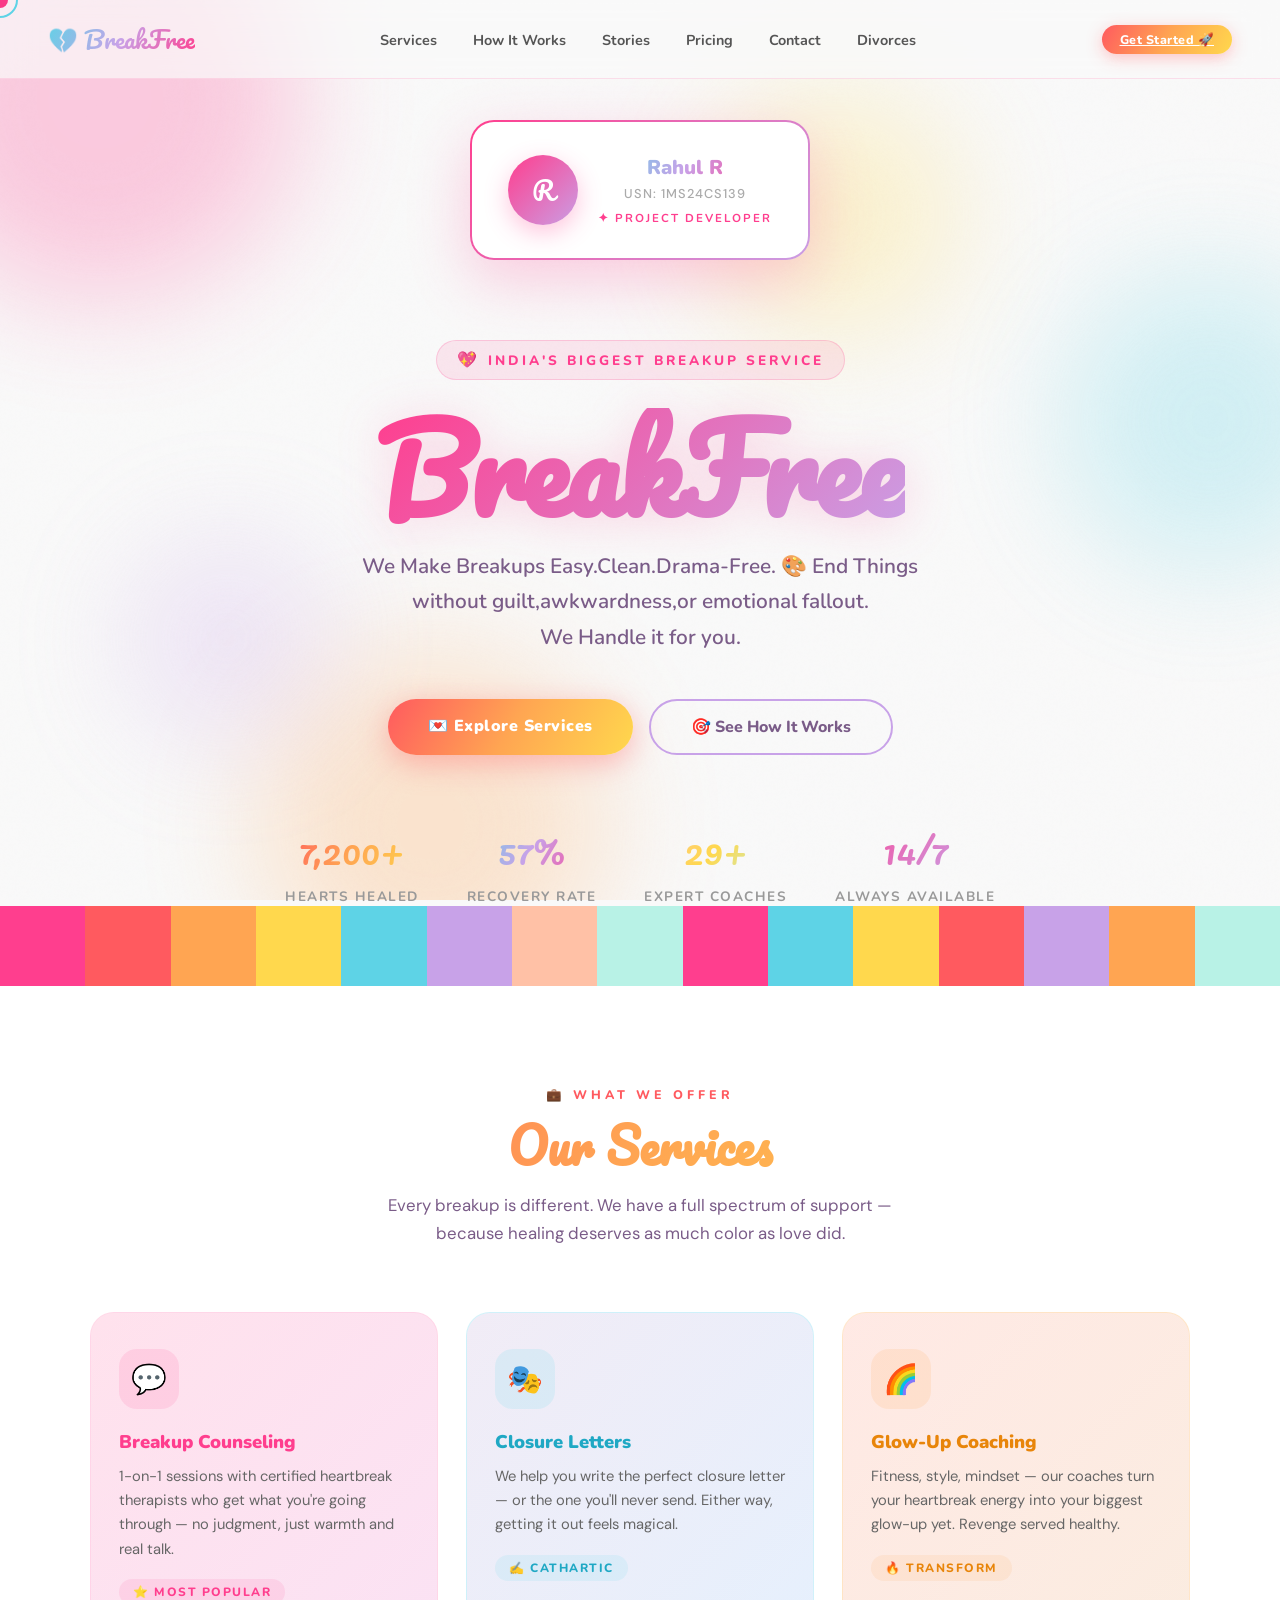
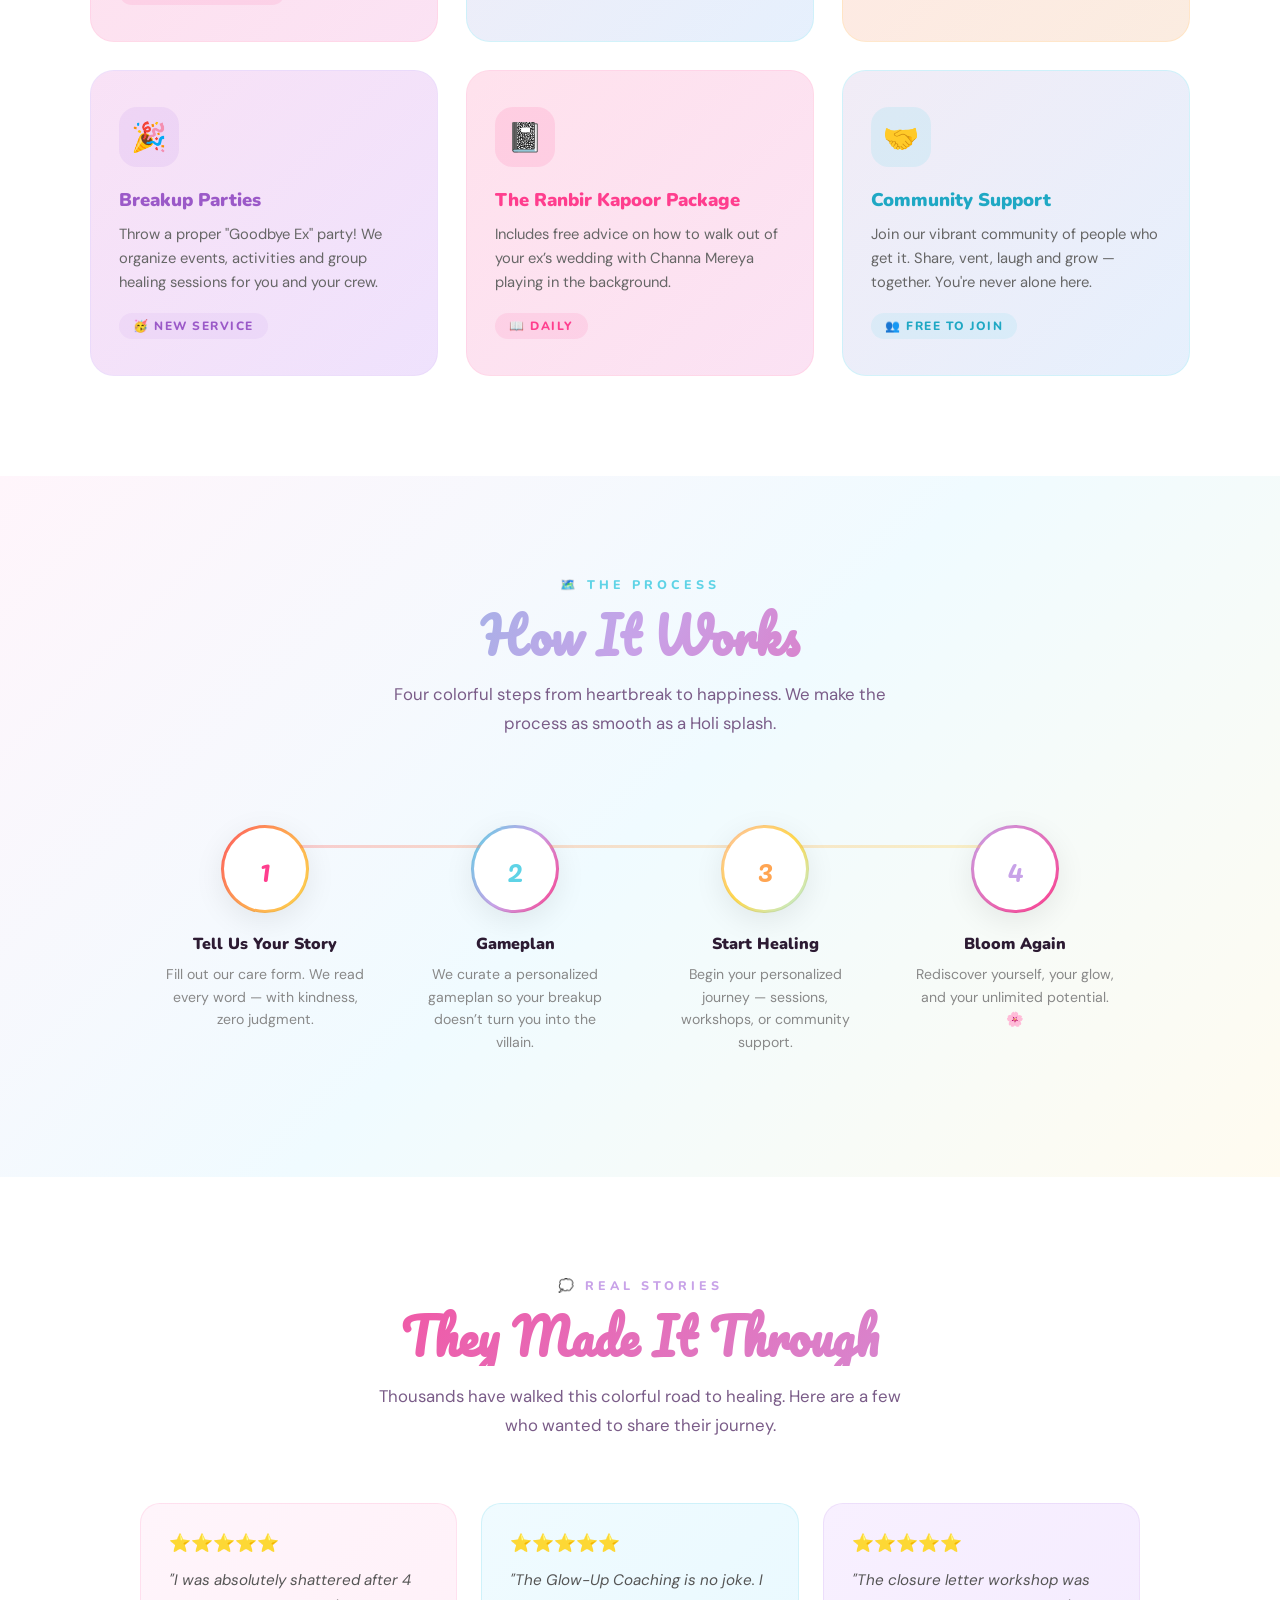
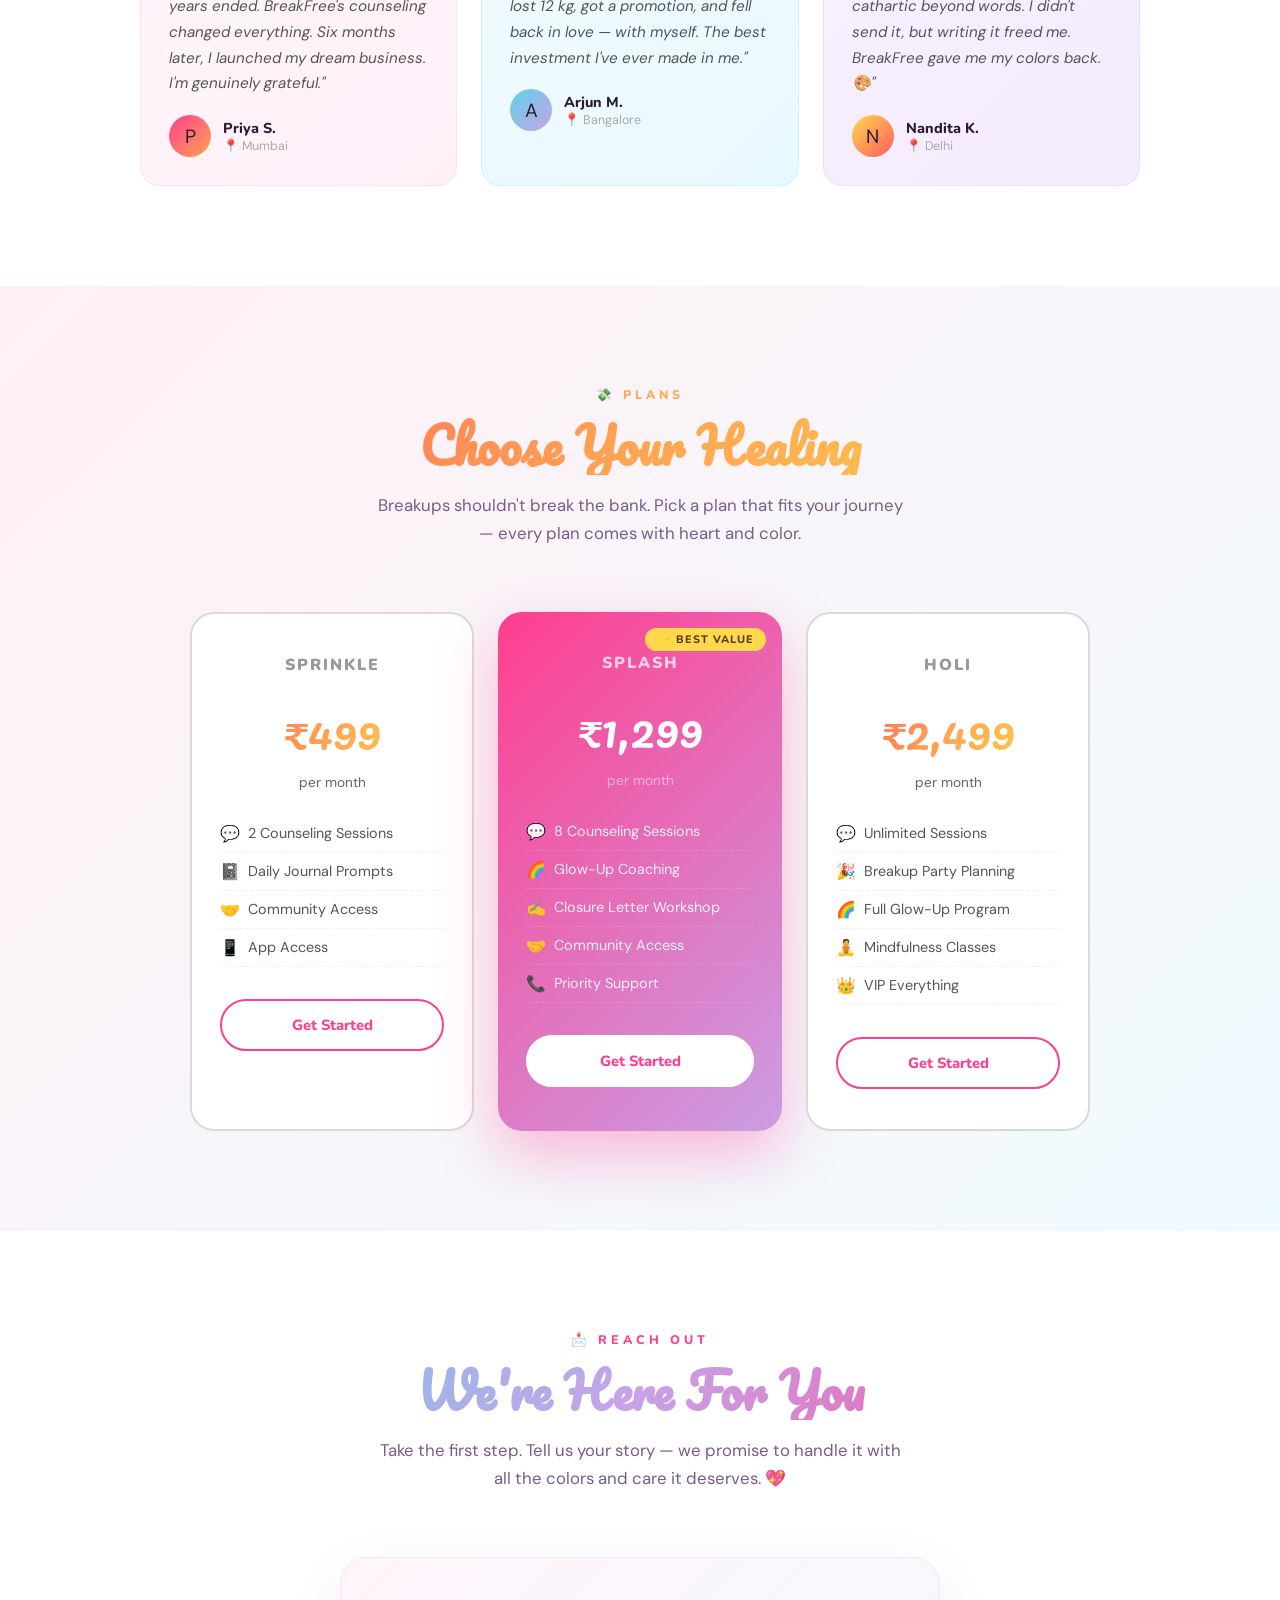
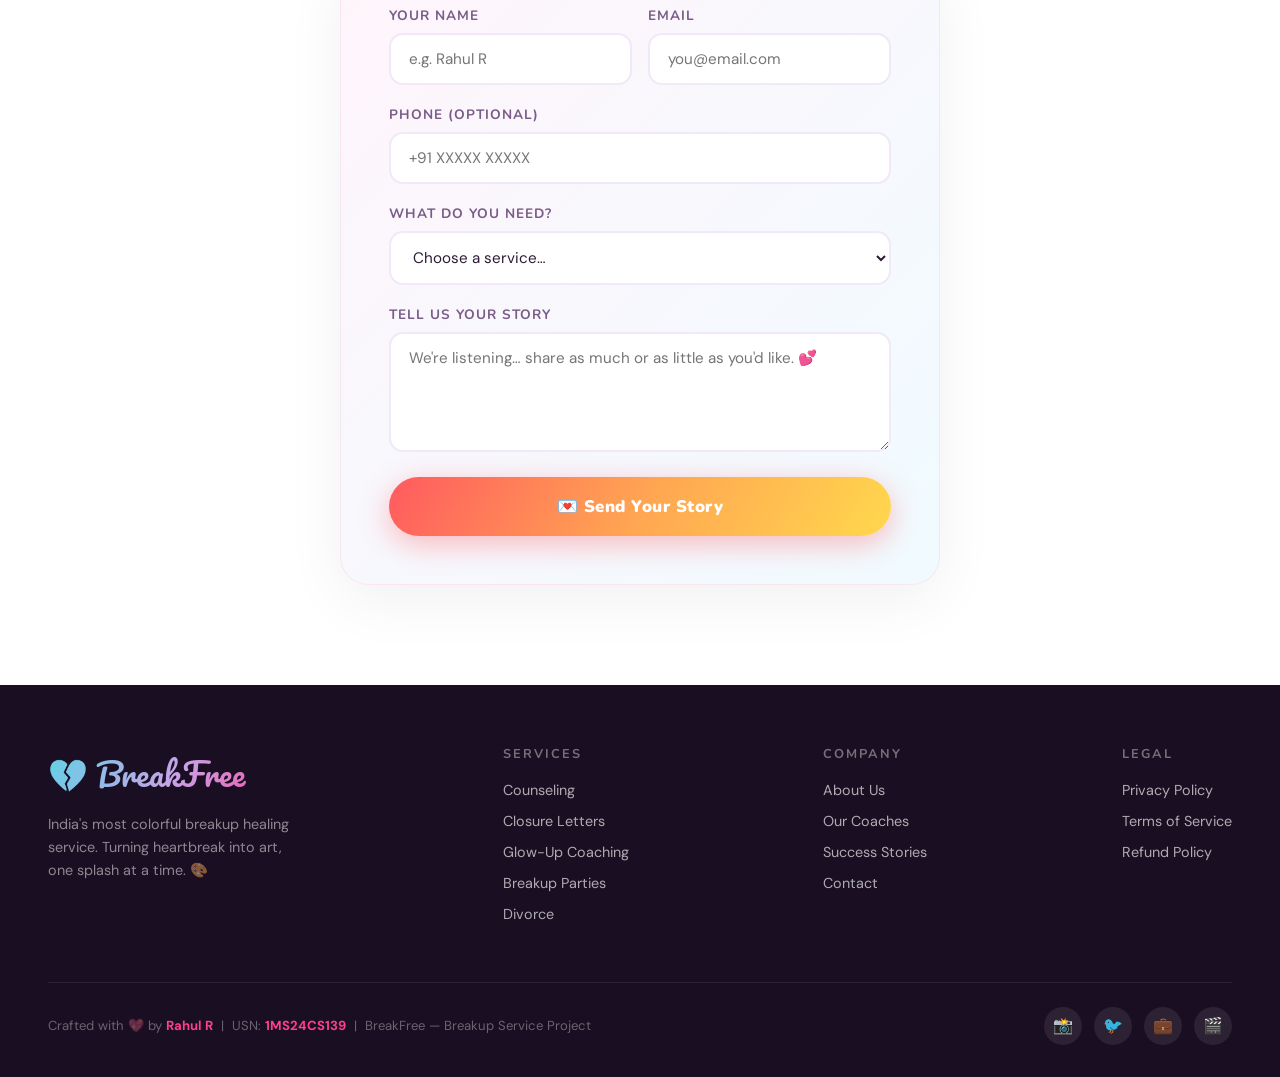
<file: index.html>
<!DOCTYPE html>
<html lang="en">
<head>
  <meta charset="UTF-8" />
  <meta name="viewport" content="width=device-width, initial-scale=1.0"/>
  <title>BreakFree — Breakup Service | Rahul R</title>
  <link rel="stylesheet" href="style.css"/>
  <meta name="author" content="Rahul R | 1MS24CS139"/>
</head>
<body>

  <!-- CUSTOM CURSOR -->
  <div class="cursor"></div>
  <div class="cursor-ring"></div>

  <!-- BACKGROUND SHAPES -->
  <div class="bg-shapes">
    <div class="shape shape-1"></div>
    <div class="shape shape-2"></div>
    <div class="shape shape-3"></div>
    <div class="shape shape-4"></div>
    <div class="shape shape-5"></div>
  </div>

  <!-- SCROLL TO TOP -->
  <button class="scroll-top" aria-label="Scroll to top">↑</button>

  <!-- ════════════════════════
       NAVIGATION
  ════════════════════════ -->
  <nav>
    <span class="nav-logo">💔 BreakFree</span>
    <ul class="nav-links">
      <li><a href="#services">Services</a></li>
      <li><a href="#how">How It Works</a></li>
      <li><a href="#testimonials">Stories</a></li>
      <li><a href="#pricing">Pricing</a></li>
      <li><a href="#contact">Contact</a></li>
      <li><a href="divorce.html">Divorces</a></li>
    </ul>
    <a href="#contact" class="nav-badge">Get Started 🚀</a>
  </nav>

  <!-- ════════════════════════
       HERO
  ════════════════════════ -->
  <section id="hero">

    <!-- Author Credit -->
    <div class="author-card reveal">
      <div class="author-inner">
        <div class="author-avatar">R</div>
        <div class="author-info">
          <div class="author-name">Rahul R</div>
          <div class="author-usn">USN: 1MS24CS139</div>
          <div class="author-label">✦ Project Developer</div>
        </div>
      </div>
    </div>

    <div class="hero-eyebrow">
      <span>💖</span> India's Biggest Breakup Service
    </div>

    <h1 class="hero-title">BreakFree</h1>

    <p class="hero-sub">
      We Make Breakups Easy.Clean.Drama-Free. 🎨
      End Things without guilt,awkwardness,or emotional fallout.
      <br>
      We Handle it for you.
   </p>

    <div class="hero-cta-group">
      <a href="#services" class="btn-primary">💌 Explore Services</a>
      <a href="#how" class="btn-secondary">🎯 See How It Works</a>
    </div>

    <!-- Stats Bar -->
    <div class="stats-bar reveal" style="margin-top:64px;display:flex;gap:48px;justify-content:center;flex-wrap:wrap;">
      <div style="text-align:center;">
        <div style="font-family:'Pacifico',cursive;font-size:2.2rem;background:var(--grad-warm);-webkit-background-clip:text;-webkit-text-fill-color:transparent;background-clip:text;" data-count="12000" data-suffix="+">0+</div>
        <div style="font-family:'Nunito',sans-serif;font-size:0.85rem;font-weight:700;color:#999;text-transform:uppercase;letter-spacing:1.5px;margin-top:6px;">Hearts Healed</div>
      </div>
      <div style="text-align:center;">
        <div style="font-family:'Pacifico',cursive;font-size:2.2rem;background:var(--grad-cool);-webkit-background-clip:text;-webkit-text-fill-color:transparent;background-clip:text;" data-count="98" data-suffix="%">0%</div>
        <div style="font-family:'Nunito',sans-serif;font-size:0.85rem;font-weight:700;color:#999;text-transform:uppercase;letter-spacing:1.5px;margin-top:6px;">Recovery Rate</div>
      </div>
      <div style="text-align:center;">
        <div style="font-family:'Pacifico',cursive;font-size:2.2rem;background:var(--grad-soft);-webkit-background-clip:text;-webkit-text-fill-color:transparent;background-clip:text;" data-count="50" data-suffix="+">0+</div>
        <div style="font-family:'Nunito',sans-serif;font-size:0.85rem;font-weight:700;color:#999;text-transform:uppercase;letter-spacing:1.5px;margin-top:6px;">Expert Coaches</div>
      </div>
      <div style="text-align:center;">
        <div style="font-family:'Pacifico',cursive;font-size:2.2rem;background:var(--grad-hero);background-size:300%;-webkit-background-clip:text;-webkit-text-fill-color:transparent;background-clip:text;" data-count="24" data-suffix="/7">0</div>
        <div style="font-family:'Nunito',sans-serif;font-size:0.85rem;font-weight:700;color:#999;text-transform:uppercase;letter-spacing:1.5px;margin-top:6px;">Always Available</div>
      </div>
    </div>

    <div class="confetti-strip"></div>
  </section>

  <!-- ════════════════════════
       SERVICES
  ════════════════════════ -->
  <section id="services">
    <div class="section-label">💼 What We Offer</div>
    <h2 class="section-title">Our Services</h2>
    <p class="section-sub">
      Every breakup is different. We have a full spectrum of support — because healing
      deserves as much color as love did.
    </p>

    <div class="services-grid">

      <div class="service-card card-1 reveal">
        <div class="service-icon">💬</div>
        <h3>Breakup Counseling</h3>
        <p>1-on-1 sessions with certified heartbreak therapists who get what you're going through — no judgment, just warmth and real talk.</p>
        <span class="card-tag">⭐ Most Popular</span>
      </div>

      <div class="service-card card-2 reveal" style="transition-delay:0.1s">
        <div class="service-icon">🎭</div>
        <h3>Closure Letters</h3>
        <p>We help you write the perfect closure letter — or the one you'll never send. Either way, getting it out feels magical.</p>
        <span class="card-tag">✍️ Cathartic</span>
      </div>

      <div class="service-card card-3 reveal" style="transition-delay:0.2s">
        <div class="service-icon">🌈</div>
        <h3>Glow-Up Coaching</h3>
        <p>Fitness, style, mindset — our coaches turn your heartbreak energy into your biggest glow-up yet. Revenge served healthy.</p>
        <span class="card-tag">🔥 Transform</span>
      </div>

      <div class="service-card card-4 reveal" style="transition-delay:0.3s">
        <div class="service-icon">🎉</div>
        <h3>Breakup Parties</h3>
        <p>Throw a proper "Goodbye Ex" party! We organize events, activities and group healing sessions for you and your crew.</p>
        <span class="card-tag">🥳 New Service</span>
      </div>

      <div class="service-card card-1 reveal" style="transition-delay:0.1s">
        <div class="service-icon">📓</div>
        <h3>The Ranbir Kapoor Package</h3>
        <p>Includes free advice on how to walk out of your ex’s wedding with Channa Mereya playing in the background.</p>
        <span class="card-tag">📖 Daily</span>
      </div>

      <div class="service-card card-2 reveal" style="transition-delay:0.2s">
        <div class="service-icon">🤝</div>
        <h3>Community Support</h3>
        <p>Join our vibrant community of people who get it. Share, vent, laugh and grow — together. You're never alone here.</p>
        <span class="card-tag">👥 Free to Join</span>
      </div>

    </div>
  </section>

  <!-- ════════════════════════
       HOW IT WORKS
  ════════════════════════ -->
  <section id="how">
    <div class="section-label">🗺️ The Process</div>
    <h2 class="section-title">How It Works</h2>
    <p class="section-sub">
      Four colorful steps from heartbreak to happiness.
      We make the process as smooth as a Holi splash.
    </p>

    <div class="steps reveal">
      <div class="step">
        <div class="step-num">1</div>
        <h4>Tell Us Your Story</h4>
        <p>Fill out our care form. We read every word — with kindness, zero judgment.</p>
      </div>
      <div class="step">
        <div class="step-num">2</div>
        <h4>Gameplan</h4>
        <p>We curate a personalized gameplan so your breakup doesn’t turn you into the villain.</p>
      </div>
      <div class="step">
        <div class="step-num">3</div>
        <h4>Start Healing</h4>
        <p>Begin your personalized journey — sessions, workshops, or community support.</p>
      </div>
      <div class="step">
        <div class="step-num">4</div>
        <h4>Bloom Again</h4>
        <p>Rediscover yourself, your glow, and your unlimited potential. 🌸</p>
      </div>
    </div>

  </section>

  <!-- ════════════════════════
       TESTIMONIALS
  ════════════════════════ -->
  <section id="testimonials">
    <div class="section-label">💭 Real Stories</div>
    <h2 class="section-title">They Made It Through</h2>
    <p class="section-sub">
      Thousands have walked this colorful road to healing. Here are a few who wanted
      to share their journey.
    </p>

    <div class="testi-grid">

      <div class="testi-card reveal">
        <div class="testi-stars">⭐⭐⭐⭐⭐</div>
        <p class="testi-text">"I was absolutely shattered after 4 years ended. BreakFree's counseling changed everything. Six months later, I launched my dream business. I'm genuinely grateful."</p>
        <div class="testi-author">
          <div class="testi-ava" style="background:linear-gradient(135deg,#FF3E8E,#FFA552);">P</div>
          <div>
            <div class="testi-name">Priya S.</div>
            <div class="testi-loc">📍 Mumbai</div>
          </div>
        </div>
      </div>

      <div class="testi-card reveal" style="transition-delay:0.15s">
        <div class="testi-stars">⭐⭐⭐⭐⭐</div>
        <p class="testi-text">"The Glow-Up Coaching is no joke. I lost 12 kg, got a promotion, and fell back in love — with myself. The best investment I've ever made in me."</p>
        <div class="testi-author">
          <div class="testi-ava" style="background:linear-gradient(135deg,#5ED3E6,#C8A2E8);">A</div>
          <div>
            <div class="testi-name">Arjun M.</div>
            <div class="testi-loc">📍 Bangalore</div>
          </div>
        </div>
      </div>

      <div class="testi-card reveal" style="transition-delay:0.3s">
        <div class="testi-stars">⭐⭐⭐⭐⭐</div>
        <p class="testi-text">"The closure letter workshop was cathartic beyond words. I didn't send it, but writing it freed me. BreakFree gave me my colors back. 🎨"</p>
        <div class="testi-author">
          <div class="testi-ava" style="background:linear-gradient(135deg,#FFD84D,#FF5A5F);">N</div>
          <div>
            <div class="testi-name">Nandita K.</div>
            <div class="testi-loc">📍 Delhi</div>
          </div>
        </div>
      </div>

    </div>
  </section>

  <!-- ════════════════════════
       PRICING
  ════════════════════════ -->
  <section id="pricing">
    <div class="section-label">💸 Plans</div>
    <h2 class="section-title">Choose Your Healing</h2>
    <p class="section-sub">
      Breakups shouldn't break the bank. Pick a plan that fits your journey —
      every plan comes with heart and color.
    </p>

    <div class="pricing-grid">

      <div class="price-card reveal">
        <div class="price-plan">Sprinkle</div>
        <div class="price-amount">₹499</div>
        <div class="price-period">per month</div>
        <ul class="price-features">
          <li><span>💬</span> 2 Counseling Sessions</li>
          <li><span>📓</span> Daily Journal Prompts</li>
          <li><span>🤝</span> Community Access</li>
          <li><span>📱</span> App Access</li>
        </ul>
        <button class="btn-plan">Get Started</button>
      </div>

      <div class="price-card featured reveal" style="transition-delay:0.15s">
        <div class="price-badge">⭐ Best Value</div>
        <div class="price-plan" style="color:rgba(255,255,255,0.7)">Splash</div>
        <div class="price-amount" style="color:white">₹1,299</div>
        <div class="price-period" style="color:rgba(255,255,255,0.7)">per month</div>
        <ul class="price-features">
          <li><span>💬</span> 8 Counseling Sessions</li>
          <li><span>🌈</span> Glow-Up Coaching</li>
          <li><span>✍️</span> Closure Letter Workshop</li>
          <li><span>🤝</span> Community Access</li>
          <li><span>📞</span> Priority Support</li>
        </ul>
        <button class="btn-plan">Get Started</button>
      </div>

      <div class="price-card reveal" style="transition-delay:0.3s">
        <div class="price-plan">Holi</div>
        <div class="price-amount">₹2,499</div>
        <div class="price-period">per month</div>
        <ul class="price-features">
          <li><span>💬</span> Unlimited Sessions</li>
          <li><span>🎉</span> Breakup Party Planning</li>
          <li><span>🌈</span> Full Glow-Up Program</li>
          <li><span>🧘</span> Mindfulness Classes</li>
          <li><span>👑</span> VIP Everything</li>
        </ul>
        <button class="btn-plan">Get Started</button>
      </div>

    </div>
  </section>

  <!-- ════════════════════════
       CONTACT
  ════════════════════════ -->
  <section id="contact">
    <div class="section-label">📩 Reach Out</div>
    <h2 class="section-title">We're Here For You</h2>
    <p class="section-sub">
      Take the first step. Tell us your story — we promise to handle it with
      all the colors and care it deserves. 💖
    </p>

    <form class="contact-form reveal" id="contactForm">
      <div class="form-row">
        <div class="form-group">
          <label>Your Name</label>
          <input type="text" placeholder="e.g. Rahul R" required />
        </div>
        <div class="form-group">
          <label>Email</label>
          <input type="email" placeholder="you@email.com" required />
        </div>
      </div>
      <div class="form-group">
        <label>Phone (optional)</label>
        <input type="tel" placeholder="+91 XXXXX XXXXX" />
      </div>
      <div class="form-group">
        <label>What do you need?</label>
        <select required>
          <option value="" disabled selected>Choose a service…</option>
          <option>💬 Breakup Counseling</option>
          <option>🎭 Closure Letters</option>
          <option>🌈 Glow-Up Coaching</option>
          <option>🎉 Breakup Party</option>
          <option>📓 Journal Therapy</option>
          <option>🤝 Community Support</option>
          <option>💸 Pricing Info</option>
        </select>
      </div>
      <div class="form-group">
        <label>Tell Us Your Story</label>
        <textarea placeholder="We're listening… share as much or as little as you'd like. 💕"></textarea>
      </div>
      <button type="submit" class="btn-submit">💌 Send Your Story</button>
    </form>
  </section>

  <!-- ════════════════════════
       FOOTER
  ════════════════════════ -->
  <footer>
    <div class="footer-top">
      <div class="footer-brand">
        <span class="nav-logo">💔 BreakFree</span>
        <p>India's most colorful breakup healing service. Turning heartbreak into art, one splash at a time. 🎨</p>
      </div>

      <div class="footer-links">
        <h5>Services</h5>
        <ul>
          <li><a href="#services">Counseling</a></li>
          <li><a href="#services">Closure Letters</a></li>
          <li><a href="#services">Glow-Up Coaching</a></li>
          <li><a href="#services">Breakup Parties</a></<li>
          <li><a href="divorce.html">Divorce</a></li>
        </ul>
      </div>

      <div class="footer-links">
        <h5>Company</h5>
        <ul>
          <li><a href="#">About Us</a></li>
          <li><a href="#">Our Coaches</a></li>
          <li><a href="#testimonials">Success Stories</a></li>
          <li><a href="#contact">Contact</a></li>
        </ul>
      </div>

      <div class="footer-links">
        <h5>Legal</h5>
        <ul>
          <li><a href="#">Privacy Policy</a></li>
          <li><a href="#">Terms of Service</a></li>
          <li><a href="#">Refund Policy</a></li>
        </ul>
      </div>
    </div>

    <div class="footer-bottom">
      <p>
        Crafted with 💖 by <strong>Rahul R</strong> &nbsp;|&nbsp; USN: <strong>1MS24CS139</strong>
        &nbsp;|&nbsp; BreakFree — Breakup Service Project
      </p>
      <div class="footer-socials">
        <div class="social-btn" title="Instagram">📸</div>
        <div class="social-btn" title="Twitter">🐦</div>
        <div class="social-btn" title="LinkedIn">💼</div>
        <div class="social-btn" title="YouTube">🎬</div>
      </div>
    </div>
  </footer>

  <script src="main.js"></script>
</body>
</html>
</file>
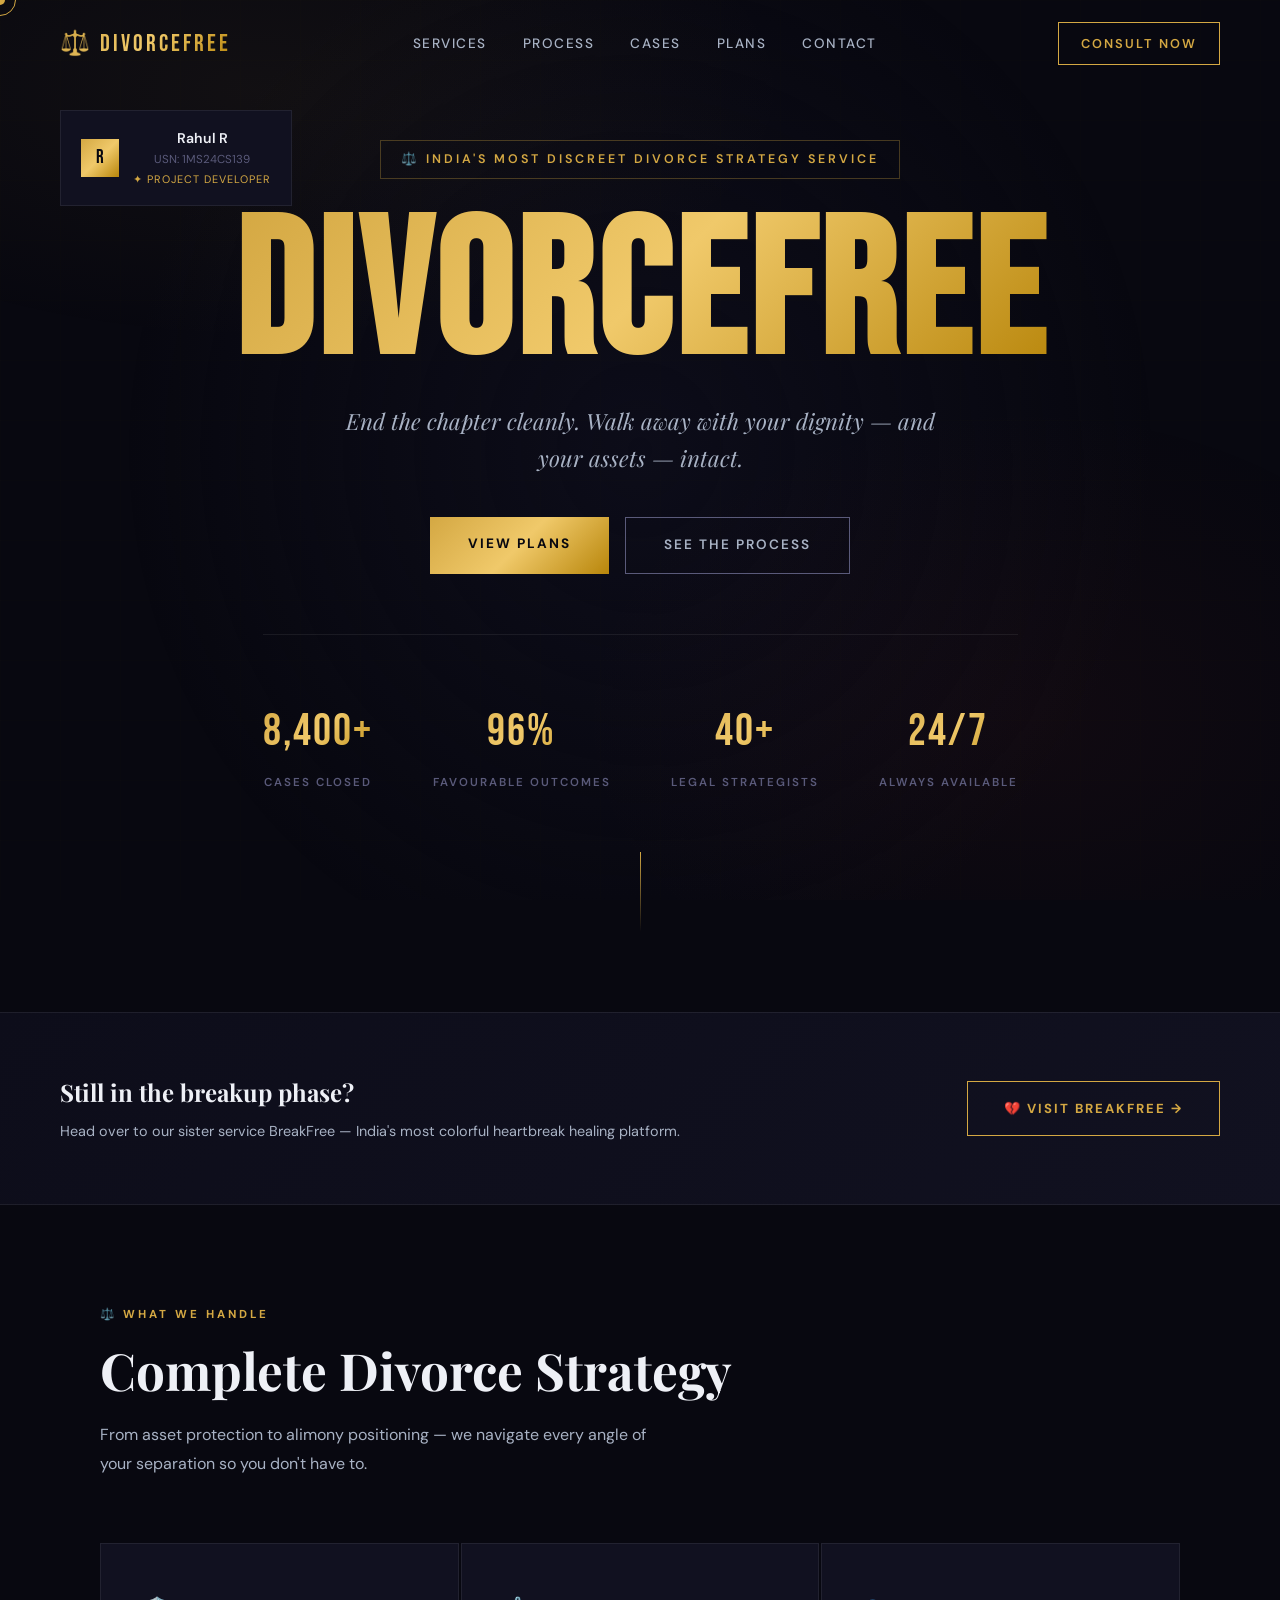
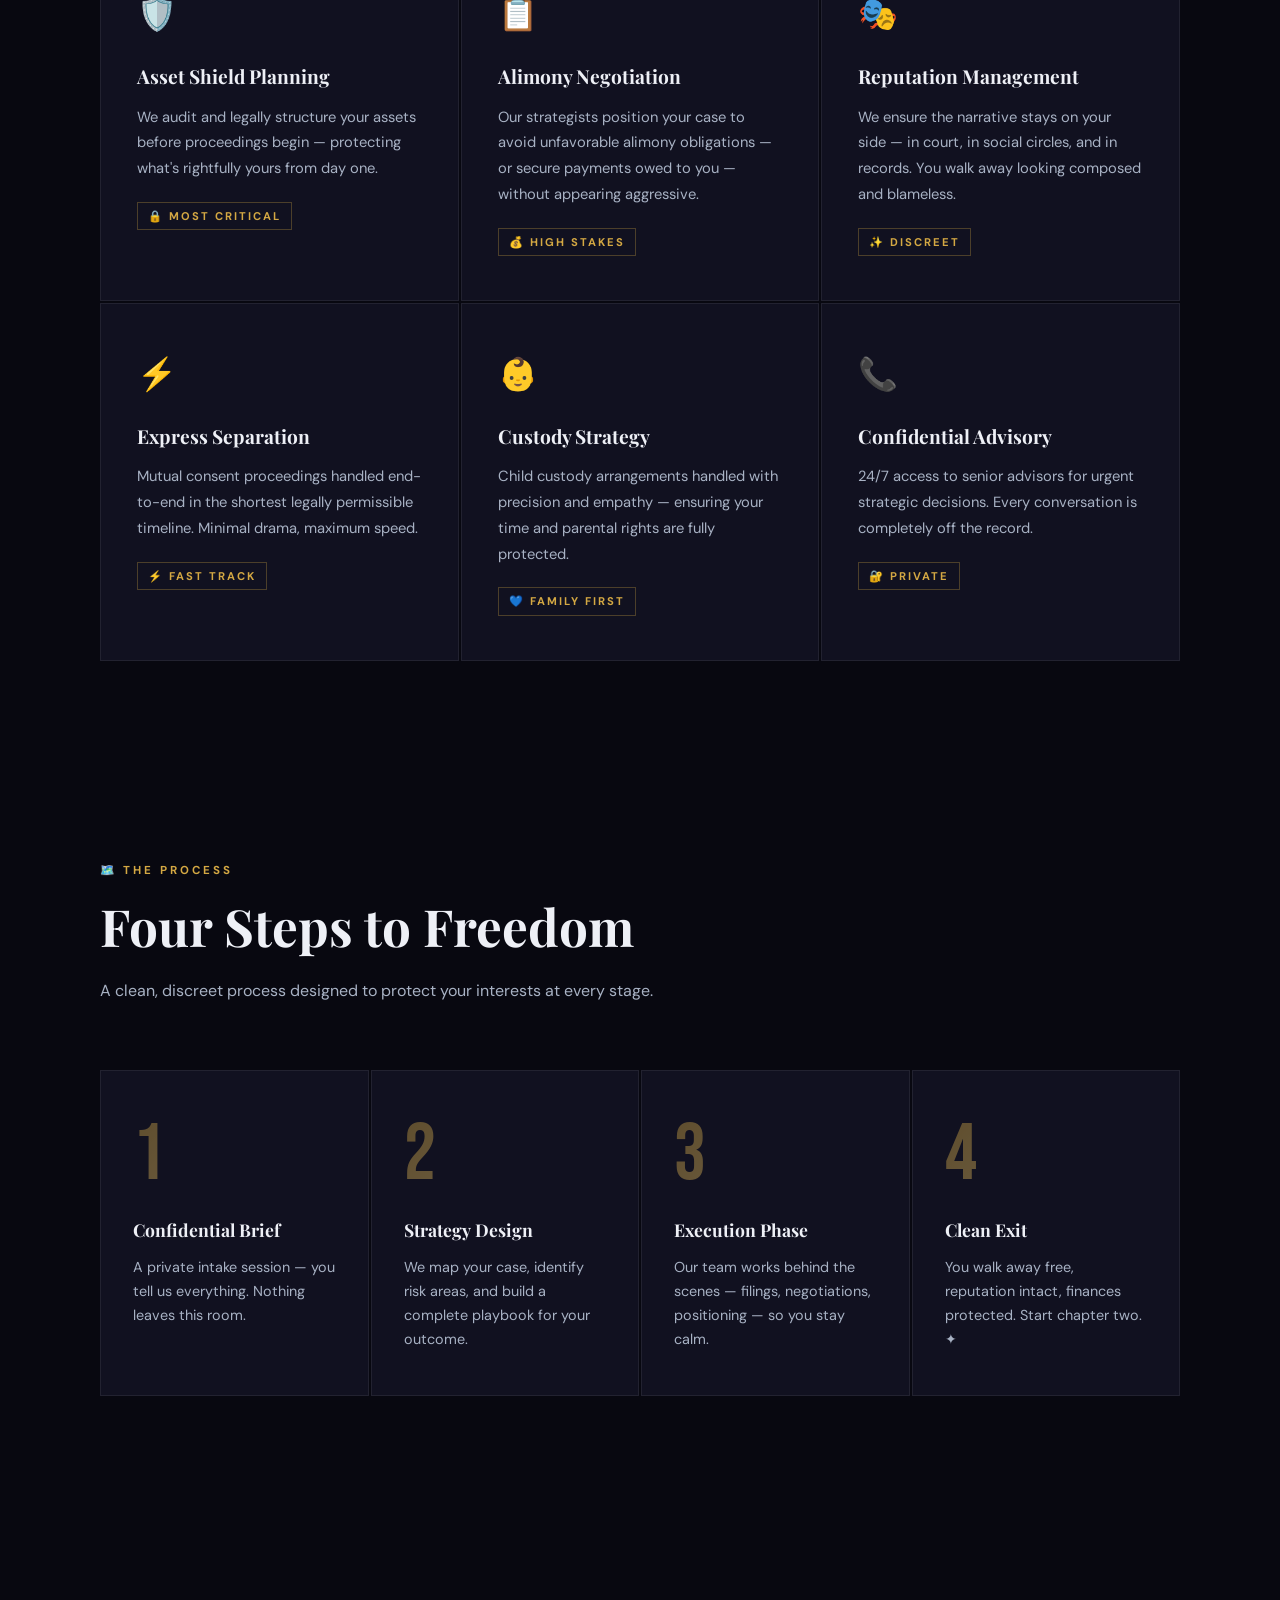
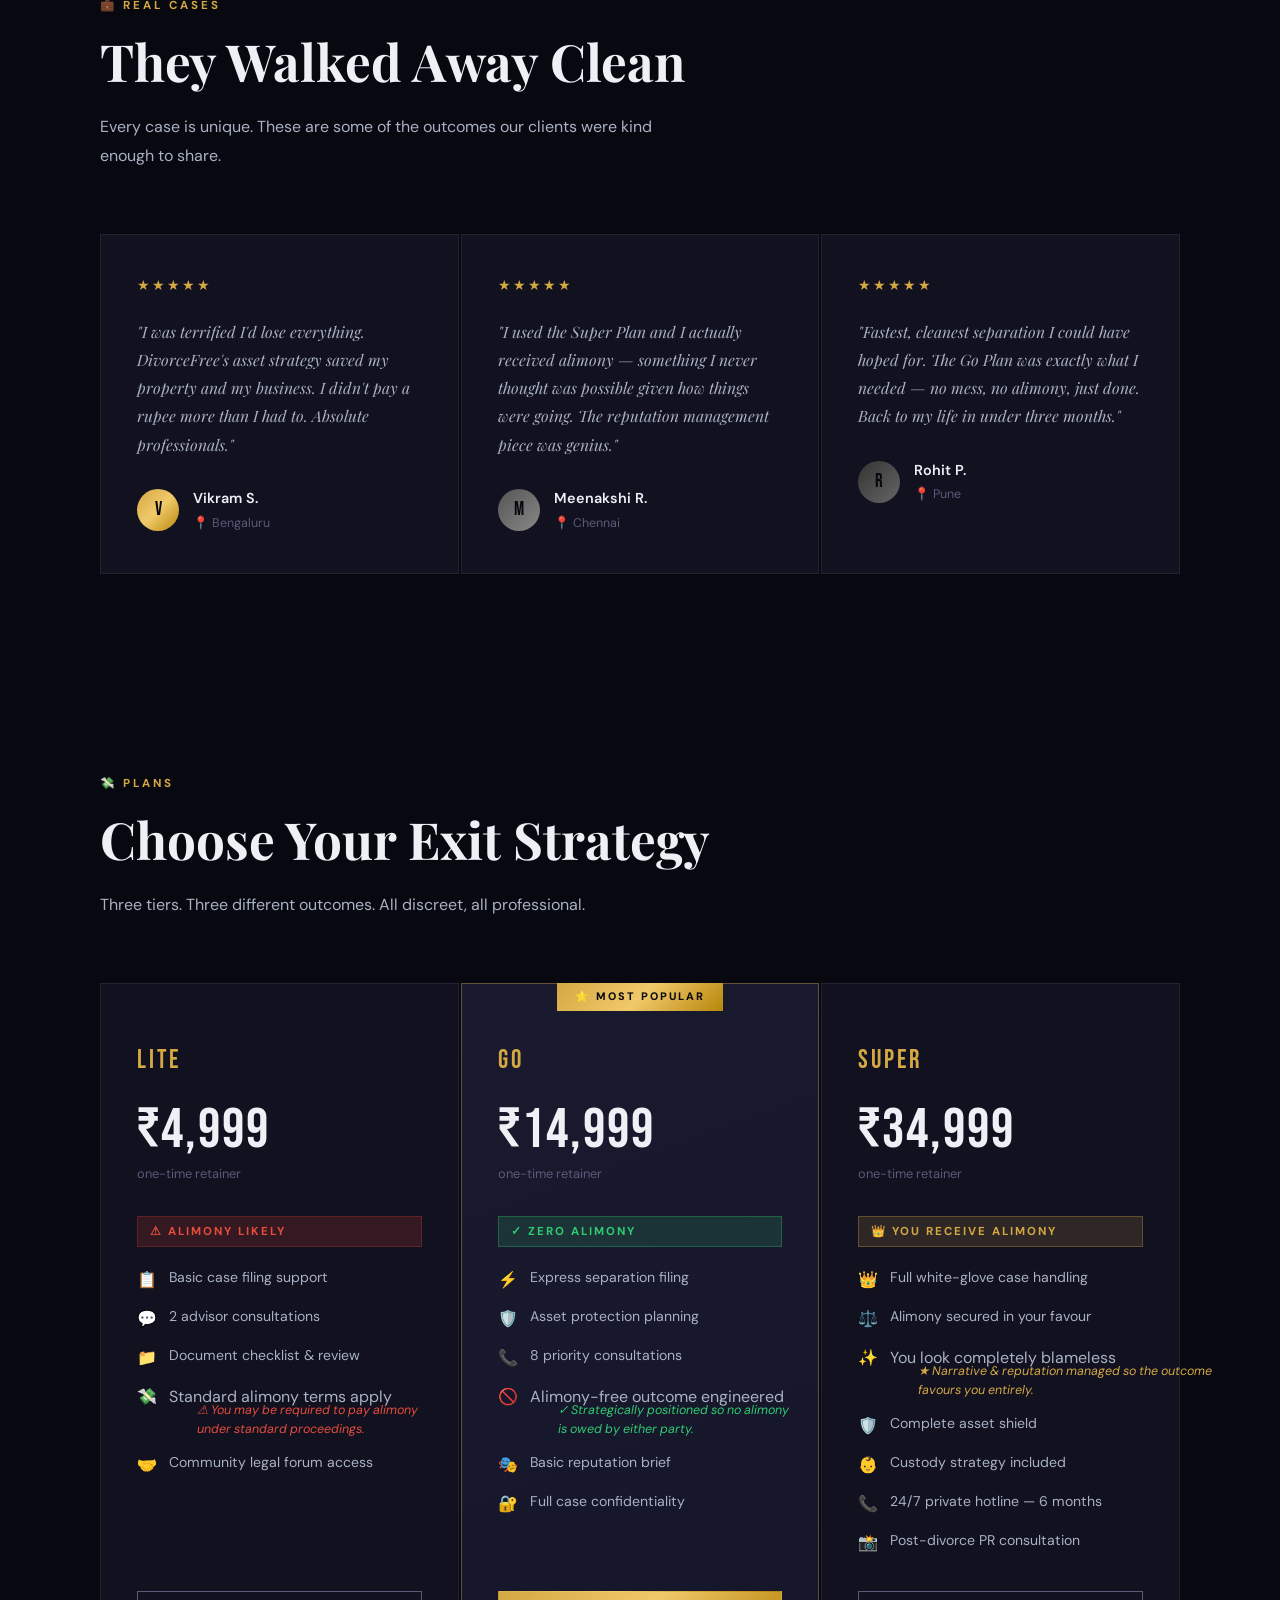
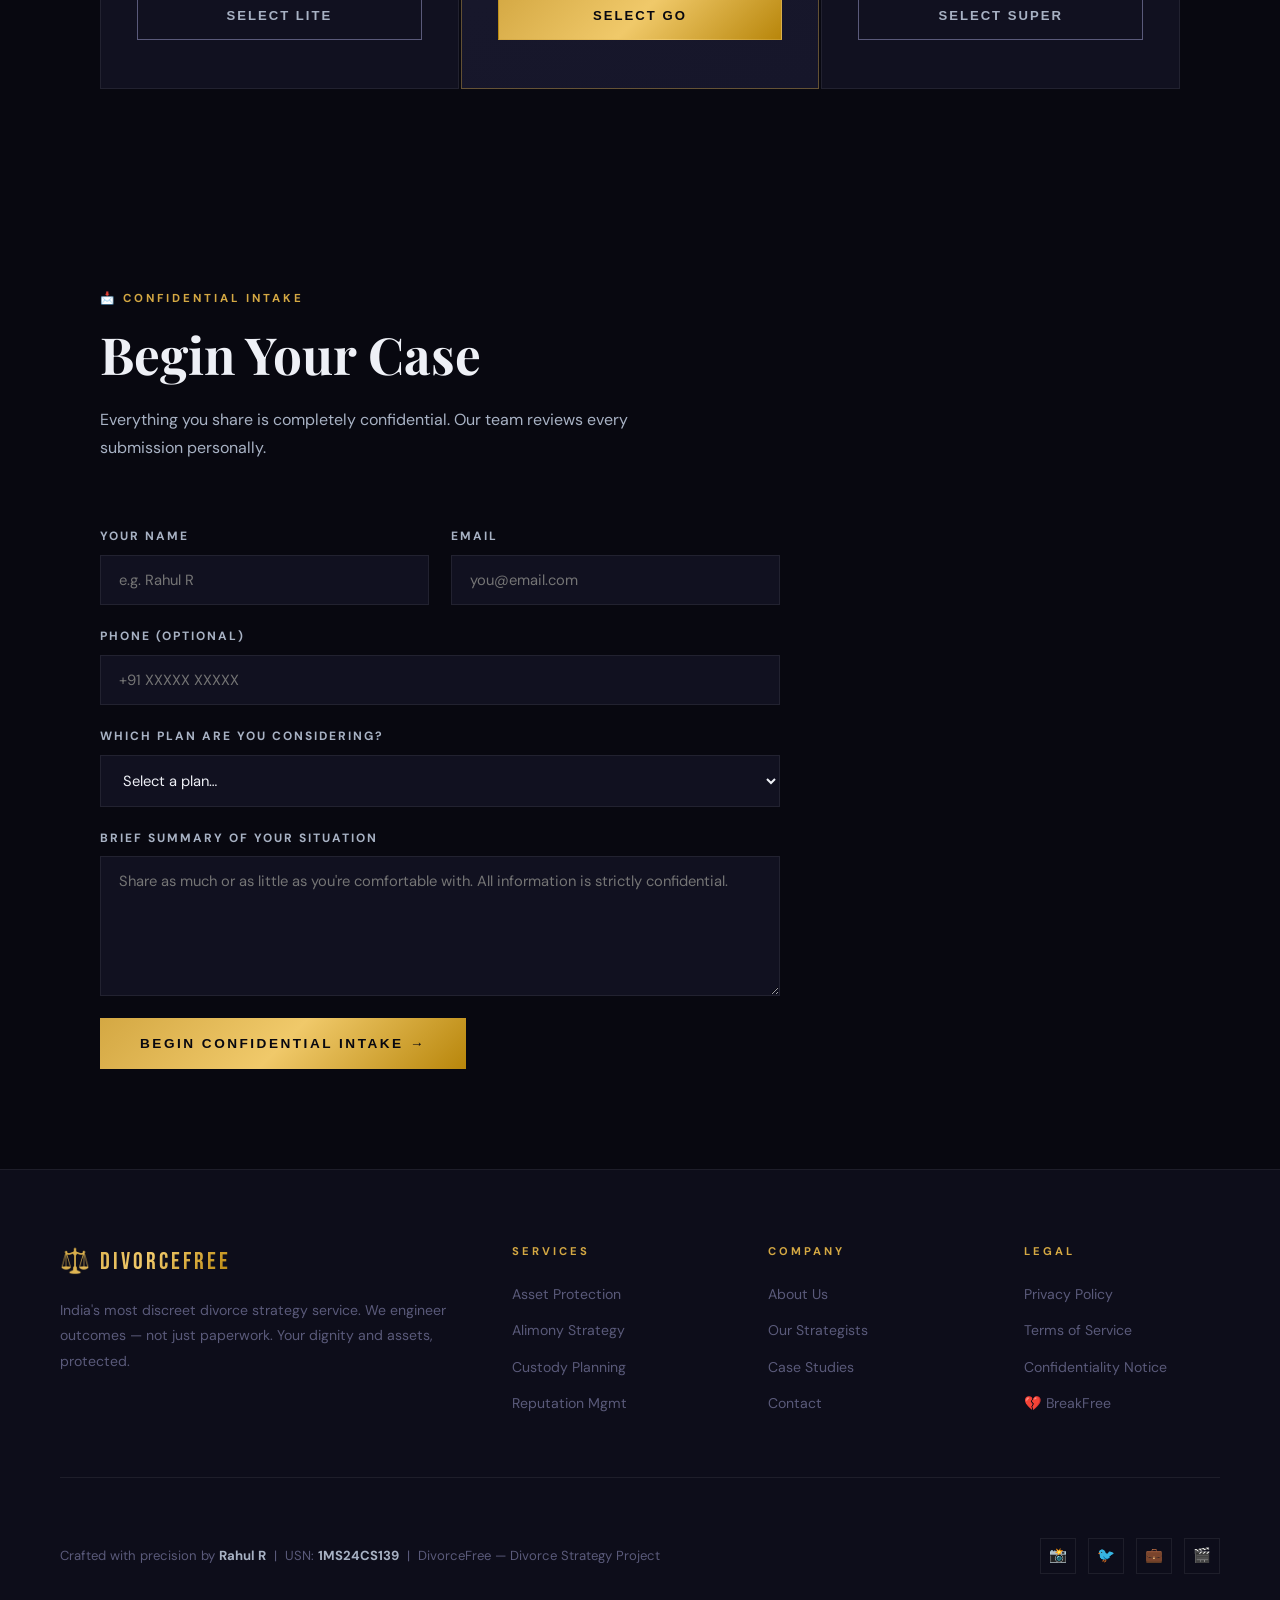
<file: divorce.html>
<!DOCTYPE html>
<html lang="en">
<head>
  <meta charset="UTF-8" />
  <meta name="viewport" content="width=device-width, initial-scale=1.0"/>
  <title>DivorceFree — End It Clean | Rahul R</title>
  <meta name="author" content="Rahul R | 1MS24CS139"/>
  <link rel="preconnect" href="https://fonts.googleapis.com">
  <link rel="preconnect" href="https://fonts.gstatic.com" crossorigin>
  <link href="https://fonts.googleapis.com/css2?family=Bebas+Neue&family=Playfair+Display:ital,wght@0,400;0,700;1,400&family=DM+Sans:wght@300;400;500;600&display=swap" rel="stylesheet">

  <style>
    /* ── RESET & BASE ── */
    *, *::before, *::after { margin: 0; padding: 0; box-sizing: border-box; }

    :root {
      --void:        #080810;
      --deep:        #0d0d1a;
      --panel:       #111120;
      --surface:     #16162a;
      --border:      rgba(255,255,255,0.07);
      --gold:        #d4a843;
      --gold-light:  #f0c96a;
      --gold-dim:    rgba(212,168,67,0.15);
      --crimson:     #c0392b;
      --crimson-glow:rgba(192,57,43,0.25);
      --silver:      #a8b2c4;
      --white:       #eef0f6;
      --muted:       #5a5a7a;
      --grad-gold:   linear-gradient(135deg, #d4a843 0%, #f0c96a 50%, #b8860b 100%);
      --grad-dark:   linear-gradient(160deg, #0d0d1a 0%, #080810 100%);
    }

    html { scroll-behavior: smooth; }

    body {
      background: var(--void);
      color: var(--white);
      font-family: 'DM Sans', sans-serif;
      font-weight: 400;
      line-height: 1.65;
      overflow-x: hidden;
      cursor: none;
    }

    /* ── CUSTOM CURSOR ── */
    .cursor {
      position: fixed; width: 10px; height: 10px;
      background: var(--gold); border-radius: 50%;
      pointer-events: none; z-index: 99999;
      transform: translate(-50%, -50%);
      transition: width .15s, height .15s;
    }
    .cursor-ring {
      position: fixed; width: 32px; height: 32px;
      border: 1.5px solid var(--gold); border-radius: 50%;
      pointer-events: none; z-index: 99998;
      transform: translate(-50%, -50%);
      transition: width .2s, height .2s, border-color .2s;
    }

    /* ── PARTICLES ── */
    .particle {
      position: fixed; border-radius: 50%;
      pointer-events: none; z-index: 99997;
      transition: opacity .7s;
    }
    @keyframes particleFade { 0%{opacity:1;transform:translate(-50%,-50%) scale(1)} 100%{opacity:0;transform:translate(-50%,-50%) scale(0)} }

    /* ── BACKGROUND TEXTURE ── */
    .bg-texture {
      position: fixed; inset: 0; z-index: 0; pointer-events: none;
      background:
        radial-gradient(ellipse 60% 40% at 20% 10%, rgba(212,168,67,0.05) 0%, transparent 70%),
        radial-gradient(ellipse 50% 50% at 80% 80%, rgba(192,57,43,0.05) 0%, transparent 70%),
        radial-gradient(ellipse 40% 60% at 50% 50%, rgba(13,13,26,0.9) 0%, transparent 100%);
    }
    .bg-grid {
      position: fixed; inset: 0; z-index: 0; pointer-events: none; opacity: 0.025;
      background-image: linear-gradient(rgba(212,168,67,0.5) 1px, transparent 1px),
                        linear-gradient(90deg, rgba(212,168,67,0.5) 1px, transparent 1px);
      background-size: 60px 60px;
    }

    /* ── SCROLL TO TOP ── */
    .scroll-top {
      position: fixed; bottom: 32px; right: 32px; z-index: 1000;
      width: 44px; height: 44px; border-radius: 50%;
      background: var(--gold); color: var(--void);
      border: none; font-size: 1.1rem; cursor: none;
      opacity: 0; transform: translateY(20px);
      transition: opacity .3s, transform .3s;
      font-weight: 700;
    }
    .scroll-top.visible { opacity: 1; transform: translateY(0); }

    /* ── NAV ── */
    nav {
      position: fixed; top: 0; left: 0; right: 0; z-index: 900;
      display: flex; align-items: center; justify-content: space-between;
      padding: 22px 60px;
      transition: background .3s, padding .3s, backdrop-filter .3s;
    }
    nav.scrolled {
      background: rgba(8,8,16,0.9);
      backdrop-filter: blur(20px);
      padding: 14px 60px;
      border-bottom: 1px solid var(--border);
    }
    .nav-logo {
      font-family: 'Bebas Neue', sans-serif;
      font-size: 1.5rem; letter-spacing: 3px;
      background: var(--grad-gold);
      -webkit-background-clip: text; -webkit-text-fill-color: transparent; background-clip: text;
    }
    .nav-links { list-style: none; display: flex; gap: 36px; }
    .nav-links a {
      color: var(--silver); text-decoration: none; font-size: 0.85rem;
      font-weight: 500; letter-spacing: 1.5px; text-transform: uppercase;
      transition: color .2s;
    }
    .nav-links a:hover { color: var(--gold); }
    .nav-badge {
      padding: 10px 22px; border: 1px solid var(--gold);
      color: var(--gold); text-decoration: none;
      font-size: 0.8rem; font-weight: 600; letter-spacing: 2px; text-transform: uppercase;
      transition: background .2s, color .2s;
    }
    .nav-badge:hover { background: var(--gold); color: var(--void); }

    /* ── REVEAL ANIMATIONS ── */
    .reveal { opacity: 0; transform: translateY(36px); transition: opacity .7s ease, transform .7s ease; }
    .reveal.visible { opacity: 1; transform: translateY(0); }

    /* ── HERO ── */
    #hero {
      position: relative; z-index: 1;
      min-height: 100vh; display: flex; flex-direction: column;
      align-items: center; justify-content: center;
      text-align: center; padding: 140px 40px 80px;
    }
    .hero-eyebrow {
      display: inline-flex; align-items: center; gap: 10px;
      font-size: 0.78rem; font-weight: 600; letter-spacing: 3px;
      text-transform: uppercase; color: var(--gold);
      border: 1px solid rgba(212,168,67,0.3);
      padding: 8px 20px; margin-bottom: 32px;
      animation: fadeDown .8s ease both;
    }
    @keyframes fadeDown { from{opacity:0;transform:translateY(-20px)} to{opacity:1;transform:translateY(0)} }

    .hero-title {
      font-family: 'Bebas Neue', sans-serif;
      font-size: clamp(5rem, 15vw, 13rem);
      line-height: 0.9; letter-spacing: 4px;
      background: var(--grad-gold);
      -webkit-background-clip: text; -webkit-text-fill-color: transparent; background-clip: text;
      animation: fadeUp .9s .1s ease both;
      text-shadow: none;
    }
    @keyframes fadeUp { from{opacity:0;transform:translateY(40px)} to{opacity:1;transform:translateY(0)} }

    .hero-sub-line {
      font-family: 'Playfair Display', serif;
      font-style: italic; font-size: clamp(1rem, 2vw, 1.4rem);
      color: var(--silver); max-width: 600px; margin: 20px auto 40px;
      animation: fadeUp .9s .2s ease both;
    }

    .hero-cta-group {
      display: flex; gap: 16px; justify-content: center; flex-wrap: wrap;
      animation: fadeUp .9s .3s ease both;
    }
    .btn-primary {
      padding: 16px 38px; background: var(--grad-gold);
      color: var(--void); text-decoration: none;
      font-size: 0.85rem; font-weight: 700; letter-spacing: 2px; text-transform: uppercase;
      transition: opacity .2s, transform .2s;
      display: inline-block;
    }
    .btn-primary:hover { opacity: 0.85; transform: translateY(-2px); }
    .btn-secondary {
      padding: 16px 38px; border: 1px solid var(--muted);
      color: var(--silver); text-decoration: none;
      font-size: 0.85rem; font-weight: 600; letter-spacing: 2px; text-transform: uppercase;
      transition: border-color .2s, color .2s;
      display: inline-block;
    }
    .btn-secondary:hover { border-color: var(--gold); color: var(--gold); }

    .hero-divider {
      width: 1px; height: 80px;
      background: linear-gradient(to bottom, var(--gold), transparent);
      margin: 60px auto 0;
      animation: fadeUp 1s .5s ease both;
    }

    .stats-bar {
      display: flex; gap: 60px; justify-content: center; flex-wrap: wrap;
      margin-top: 60px; padding-top: 60px;
      border-top: 1px solid var(--border);
      animation: fadeUp 1s .4s ease both;
    }
    .stat-item { text-align: center; }
    .stat-num {
      font-family: 'Bebas Neue', sans-serif; font-size: 2.8rem; letter-spacing: 2px;
      background: var(--grad-gold);
      -webkit-background-clip: text; -webkit-text-fill-color: transparent; background-clip: text;
    }
    .stat-label {
      font-size: 0.72rem; font-weight: 600; letter-spacing: 2px;
      text-transform: uppercase; color: var(--muted); margin-top: 4px;
    }

    /* ── SECTIONS ── */
    section:not(#hero) {
      position: relative; z-index: 1;
      padding: 100px 60px; max-width: 1200px; margin: 0 auto;
    }
    .section-label {
      font-size: 0.72rem; font-weight: 700; letter-spacing: 3px;
      text-transform: uppercase; color: var(--gold); margin-bottom: 16px;
    }
    .section-title {
      font-family: 'Playfair Display', serif;
      font-size: clamp(2rem, 4vw, 3.2rem); font-weight: 700;
      color: var(--white); margin-bottom: 20px; line-height: 1.2;
    }
    .section-sub {
      font-size: 1rem; color: var(--silver); max-width: 560px; line-height: 1.8;
      margin-bottom: 64px;
    }

    /* ── SERVICES GRID ── */
    .services-grid {
      display: grid; grid-template-columns: repeat(auto-fit, minmax(300px, 1fr)); gap: 2px;
    }
    .service-card {
      background: var(--panel); padding: 44px 36px;
      border: 1px solid var(--border);
      transition: background .3s, border-color .3s, transform .3s;
      position: relative; overflow: hidden;
    }
    .service-card::before {
      content: ''; position: absolute; top: 0; left: 0;
      width: 100%; height: 2px;
      background: var(--grad-gold); opacity: 0;
      transition: opacity .3s;
    }
    .service-card:hover { background: var(--surface); border-color: rgba(212,168,67,0.2); }
    .service-card:hover::before { opacity: 1; }
    .service-icon { font-size: 2rem; margin-bottom: 20px; display: block; }
    .service-card h3 {
      font-family: 'Playfair Display', serif; font-size: 1.2rem;
      color: var(--white); margin-bottom: 12px;
    }
    .service-card p { font-size: 0.92rem; color: var(--silver); line-height: 1.75; }
    .card-tag {
      display: inline-block; margin-top: 20px;
      font-size: 0.7rem; font-weight: 700; letter-spacing: 2px;
      text-transform: uppercase; color: var(--gold);
      border: 1px solid rgba(212,168,67,0.3); padding: 4px 10px;
    }

    /* ── HOW IT WORKS ── */
    .steps {
      display: grid; grid-template-columns: repeat(auto-fit, minmax(220px, 1fr)); gap: 2px;
    }
    .step {
      background: var(--panel); padding: 44px 32px;
      border: 1px solid var(--border);
      position: relative; transition: background .3s;
    }
    .step:hover { background: var(--surface); }
    .step-num {
      font-family: 'Bebas Neue', sans-serif; font-size: 5rem; line-height: 1;
      background: var(--grad-gold);
      -webkit-background-clip: text; -webkit-text-fill-color: transparent; background-clip: text;
      opacity: 0.4; margin-bottom: 20px;
    }
    .step h4 {
      font-family: 'Playfair Display', serif; font-size: 1.1rem;
      color: var(--white); margin-bottom: 12px;
    }
    .step p { font-size: 0.9rem; color: var(--silver); }

    /* ── TESTIMONIALS ── */
    .testi-grid {
      display: grid; grid-template-columns: repeat(auto-fit, minmax(300px, 1fr)); gap: 2px;
    }
    .testi-card {
      background: var(--panel); padding: 40px 36px;
      border: 1px solid var(--border);
      transition: background .3s, transform .3s;
    }
    .testi-card:hover { background: var(--surface); }
    .testi-stars { font-size: 0.85rem; letter-spacing: 2px; margin-bottom: 20px; color: var(--gold); }
    .testi-text {
      font-family: 'Playfair Display', serif; font-style: italic;
      font-size: 0.98rem; color: var(--silver); line-height: 1.8; margin-bottom: 28px;
    }
    .testi-author { display: flex; align-items: center; gap: 14px; }
    .testi-ava {
      width: 42px; height: 42px; border-radius: 50%;
      display: flex; align-items: center; justify-content: center;
      font-family: 'Bebas Neue', sans-serif; font-size: 1.2rem; color: var(--void);
      background: var(--grad-gold); flex-shrink: 0;
    }
    .testi-name { font-weight: 600; font-size: 0.9rem; color: var(--white); }
    .testi-loc { font-size: 0.78rem; color: var(--muted); margin-top: 2px; }

    /* ── PRICING ── */
    .pricing-grid {
      display: grid; grid-template-columns: repeat(auto-fit, minmax(280px, 1fr)); gap: 2px;
      align-items: stretch;
    }
    .price-card {
      background: var(--panel); padding: 48px 36px;
      border: 1px solid var(--border);
      position: relative; transition: background .3s;
      display: flex; flex-direction: column;
    }
    .price-card:hover { background: var(--surface); }
    .price-card.featured {
      background: linear-gradient(160deg, #1a1a2e 0%, #16162a 100%);
      border-color: rgba(212,168,67,0.4);
    }
    .price-badge {
      position: absolute; top: -1px; left: 50%; transform: translateX(-50%);
      background: var(--grad-gold); color: var(--void);
      font-size: 0.68rem; font-weight: 800; letter-spacing: 2px; text-transform: uppercase;
      padding: 5px 18px; white-space: nowrap;
    }
    .price-plan {
      font-family: 'Bebas Neue', sans-serif; font-size: 1.6rem; letter-spacing: 3px;
      color: var(--gold); margin-bottom: 20px; margin-top: 8px;
    }
    .price-amount {
      font-family: 'Bebas Neue', sans-serif; font-size: 3.5rem; letter-spacing: 2px;
      color: var(--white); line-height: 1;
    }
    .price-period { font-size: 0.8rem; color: var(--muted); margin-bottom: 32px; margin-top: 4px; }
    .price-tag {
      display: inline-block; margin-bottom: 20px;
      font-size: 0.72rem; font-weight: 700; letter-spacing: 2px;
      text-transform: uppercase; padding: 5px 12px;
    }
    .tag-warn { background: rgba(192,57,43,0.2); color: #e74c3c; border: 1px solid rgba(192,57,43,0.3); }
    .tag-ok   { background: rgba(46,204,113,0.15); color: #2ecc71; border: 1px solid rgba(46,204,113,0.3); }
    .tag-elite{ background: var(--gold-dim); color: var(--gold); border: 1px solid rgba(212,168,67,0.3); }

    .price-features {
      list-style: none; flex: 1;
      display: flex; flex-direction: column; gap: 14px; margin-bottom: 36px;
    }
    .price-features li {
      display: flex; align-items: flex-start; gap: 12px;
      font-size: 0.88rem; color: var(--silver); line-height: 1.5;
    }
    .price-features li span { font-size: 1rem; flex-shrink: 0; margin-top: 1px; }
    .alimony-note {
      font-size: 0.78rem; color: var(--muted); margin-top: -8px;
      font-style: italic; padding-left: 28px;
    }
    .alimony-note.bad { color: #e74c3c; }
    .alimony-note.good { color: #2ecc71; }
    .alimony-note.gold { color: var(--gold); }

    .btn-plan {
      width: 100%; padding: 16px;
      background: transparent; border: 1px solid var(--muted);
      color: var(--silver); font-size: 0.82rem; font-weight: 700;
      letter-spacing: 2px; text-transform: uppercase;
      cursor: none; transition: background .2s, border-color .2s, color .2s;
    }
    .btn-plan:hover { border-color: var(--gold); color: var(--gold); }
    .btn-plan.gold-btn {
      background: var(--grad-gold); border-color: transparent;
      color: var(--void);
    }
    .btn-plan.gold-btn:hover { opacity: 0.85; color: var(--void); }

    /* ── CONTACT ── */
    .contact-form {
      max-width: 680px;
      display: flex; flex-direction: column; gap: 22px;
    }
    .form-row { display: grid; grid-template-columns: 1fr 1fr; gap: 22px; }
    .form-group { display: flex; flex-direction: column; gap: 8px; }
    .form-group label {
      font-size: 0.75rem; font-weight: 700; letter-spacing: 2px;
      text-transform: uppercase; color: var(--silver);
    }
    .form-group input,
    .form-group select,
    .form-group textarea {
      background: var(--panel); border: 1px solid var(--border);
      color: var(--white); padding: 14px 18px;
      font-family: 'DM Sans', sans-serif; font-size: 0.92rem;
      transition: border-color .2s; outline: none;
    }
    .form-group input:focus,
    .form-group select:focus,
    .form-group textarea:focus { border-color: var(--gold); }
    .form-group textarea { height: 140px; resize: vertical; }
    .form-group select option { background: var(--panel); }
    .btn-submit {
      padding: 18px 40px; background: var(--grad-gold);
      border: none; color: var(--void);
      font-size: 0.85rem; font-weight: 800; letter-spacing: 2.5px; text-transform: uppercase;
      cursor: none; width: fit-content;
      transition: opacity .2s, transform .2s;
    }
    .btn-submit:hover { opacity: 0.85; transform: translateY(-2px); }

    /* ── TOAST ── */
    .toast {
      position: fixed; bottom: 90px; left: 50%; transform: translateX(-50%) translateY(20px);
      background: var(--panel); border: 1px solid var(--gold);
      color: var(--white); padding: 14px 28px;
      font-size: 0.9rem; z-index: 9999;
      opacity: 0; transition: opacity .4s, transform .4s;
      white-space: nowrap;
    }
    .toast.show { opacity: 1; transform: translateX(-50%) translateY(0); }

    /* ── BREAKFREE LINK BANNER ── */
    .sister-banner {
      position: relative; z-index: 1;
      background: linear-gradient(135deg, #0d0d1a 0%, #111120 100%);
      border-top: 1px solid var(--border); border-bottom: 1px solid var(--border);
      padding: 60px;
      display: flex; align-items: center; justify-content: space-between;
      flex-wrap: wrap; gap: 32px; max-width: 100%;
    }
    .sister-text h3 {
      font-family: 'Playfair Display', serif; font-size: 1.5rem; color: var(--white);
      margin-bottom: 8px;
    }
    .sister-text p { font-size: 0.9rem; color: var(--silver); }
    .btn-sister {
      padding: 16px 36px; border: 1px solid var(--gold);
      color: var(--gold); text-decoration: none;
      font-size: 0.82rem; font-weight: 700; letter-spacing: 2px; text-transform: uppercase;
      transition: background .2s, color .2s; white-space: nowrap;
    }
    .btn-sister:hover { background: var(--gold); color: var(--void); }

    /* ── FOOTER ── */
    footer {
      position: relative; z-index: 1;
      background: var(--deep); border-top: 1px solid var(--border);
      padding: 72px 60px 40px;
    }
    .footer-top {
      display: grid; grid-template-columns: 2fr 1fr 1fr 1fr; gap: 60px;
      margin-bottom: 60px; padding-bottom: 60px;
      border-bottom: 1px solid var(--border);
    }
    .footer-brand p { font-size: 0.88rem; color: var(--muted); line-height: 1.8; margin-top: 16px; }
    .footer-links h5 {
      font-size: 0.7rem; font-weight: 700; letter-spacing: 3px;
      text-transform: uppercase; color: var(--gold); margin-bottom: 20px;
    }
    .footer-links ul { list-style: none; display: flex; flex-direction: column; gap: 10px; }
    .footer-links a {
      color: var(--muted); text-decoration: none; font-size: 0.88rem;
      transition: color .2s;
    }
    .footer-links a:hover { color: var(--gold); }
    .footer-bottom {
      display: flex; align-items: center; justify-content: space-between; flex-wrap: wrap; gap: 20px;
    }
    .footer-bottom p { font-size: 0.82rem; color: var(--muted); }
    .footer-bottom strong { color: var(--silver); }
    .footer-socials { display: flex; gap: 12px; }
    .social-btn {
      width: 36px; height: 36px;
      border: 1px solid var(--border);
      display: flex; align-items: center; justify-content: center;
      font-size: 0.9rem; cursor: none;
      transition: border-color .2s, background .2s;
    }
    .social-btn:hover { border-color: var(--gold); background: var(--gold-dim); }

    /* ── AUTHOR CARD ── */
    .author-card {
      position: absolute; top: 110px; left: 60px;
      background: var(--panel); border: 1px solid var(--border);
      padding: 16px 20px;
    }
    .author-inner { display: flex; align-items: center; gap: 14px; }
    .author-avatar {
      width: 38px; height: 38px;
      background: var(--grad-gold);
      display: flex; align-items: center; justify-content: center;
      font-family: 'Bebas Neue', sans-serif; font-size: 1.2rem; color: var(--void);
    }
    .author-name { font-weight: 600; font-size: 0.88rem; }
    .author-usn  { font-size: 0.72rem; color: var(--muted); }
    .author-label{ font-size: 0.68rem; color: var(--gold); letter-spacing: 1px; text-transform: uppercase; margin-top: 2px; }

    @media(max-width:768px) {
      nav { padding: 16px 24px; }
      nav.scrolled { padding: 12px 24px; }
      .nav-links { display: none; }
      section:not(#hero) { padding: 72px 24px; }
      .form-row { grid-template-columns: 1fr; }
      .footer-top { grid-template-columns: 1fr 1fr; gap: 40px; }
      .author-card { display: none; }
      .sister-banner { padding: 40px 24px; }
      footer { padding: 60px 24px 40px; }
    }
  </style>
</head>
<body>

  <!-- CUSTOM CURSOR -->
  <div class="cursor"></div>
  <div class="cursor-ring"></div>

  <!-- BACKGROUNDS -->
  <div class="bg-texture"></div>
  <div class="bg-grid"></div>

  <!-- SCROLL TO TOP -->
  <button class="scroll-top" aria-label="Scroll to top">↑</button>

  <!-- ════════════════════════
       NAVIGATION
  ════════════════════════ -->
  <nav>
    <span class="nav-logo">⚖️ DivorceFree</span>
    <ul class="nav-links">
      <li><a href="#services">Services</a></li>
      <li><a href="#how">Process</a></li>
      <li><a href="#testimonials">Cases</a></li>
      <li><a href="#pricing">Plans</a></li>
      <li><a href="#contact">Contact</a></li>
    </ul>
    <a href="#contact" class="nav-badge">Consult Now</a>
  </nav>

  <!-- ════════════════════════
       HERO
  ════════════════════════ -->
  <section id="hero">

    <div class="author-card reveal">
      <div class="author-inner">
        <div class="author-avatar">R</div>
        <div class="author-info">
          <div class="author-name">Rahul R</div>
          <div class="author-usn">USN: 1MS24CS139</div>
          <div class="author-label">✦ Project Developer</div>
        </div>
      </div>
    </div>

    <div class="hero-eyebrow">⚖️ India's Most Discreet Divorce Strategy Service</div>

    <h1 class="hero-title">DivorceFree</h1>

    <p class="hero-sub-line">
      End the chapter cleanly. Walk away with your dignity — and your assets — intact.
    </p>

    <div class="hero-cta-group">
      <a href="#pricing" class="btn-primary">View Plans</a>
      <a href="#how" class="btn-secondary">See The Process</a>
    </div>

    <div class="stats-bar reveal">
      <div class="stat-item">
        <div class="stat-num" data-count="8400" data-suffix="+">0+</div>
        <div class="stat-label">Cases Closed</div>
      </div>
      <div class="stat-item">
        <div class="stat-num" data-count="96" data-suffix="%">0%</div>
        <div class="stat-label">Favourable Outcomes</div>
      </div>
      <div class="stat-item">
        <div class="stat-num" data-count="40" data-suffix="+">0+</div>
        <div class="stat-label">Legal Strategists</div>
      </div>
      <div class="stat-item">
        <div class="stat-num" data-count="24" data-suffix="/7">0</div>
        <div class="stat-label">Always Available</div>
      </div>
    </div>

    <div class="hero-divider"></div>
  </section>

  <!-- ════════════════════════
       SISTER SITE BANNER
  ════════════════════════ -->
  <div class="sister-banner reveal">
    <div class="sister-text">
      <h3>Still in the breakup phase?</h3>
      <p>Head over to our sister service BreakFree — India's most colorful heartbreak healing platform.</p>
    </div>
    <a href="index.html" class="btn-sister">💔 Visit BreakFree →</a>
  </div>

  <!-- ════════════════════════
       SERVICES
  ════════════════════════ -->
  <section id="services">
    <div class="section-label">⚖️ What We Handle</div>
    <h2 class="section-title">Complete Divorce Strategy</h2>
    <p class="section-sub">
      From asset protection to alimony positioning — we navigate every angle of your separation so you don't have to.
    </p>

    <div class="services-grid">

      <div class="service-card reveal">
        <div class="service-icon">🛡️</div>
        <h3>Asset Shield Planning</h3>
        <p>We audit and legally structure your assets before proceedings begin — protecting what's rightfully yours from day one.</p>
        <span class="card-tag">🔒 Most Critical</span>
      </div>

      <div class="service-card reveal" style="transition-delay:.1s">
        <div class="service-icon">📋</div>
        <h3>Alimony Negotiation</h3>
        <p>Our strategists position your case to avoid unfavorable alimony obligations — or secure payments owed to you — without appearing aggressive.</p>
        <span class="card-tag">💰 High Stakes</span>
      </div>

      <div class="service-card reveal" style="transition-delay:.2s">
        <div class="service-icon">🎭</div>
        <h3>Reputation Management</h3>
        <p>We ensure the narrative stays on your side — in court, in social circles, and in records. You walk away looking composed and blameless.</p>
        <span class="card-tag">✨ Discreet</span>
      </div>

      <div class="service-card reveal" style="transition-delay:.3s">
        <div class="service-icon">⚡</div>
        <h3>Express Separation</h3>
        <p>Mutual consent proceedings handled end-to-end in the shortest legally permissible timeline. Minimal drama, maximum speed.</p>
        <span class="card-tag">⚡ Fast Track</span>
      </div>

      <div class="service-card reveal" style="transition-delay:.1s">
        <div class="service-icon">👶</div>
        <h3>Custody Strategy</h3>
        <p>Child custody arrangements handled with precision and empathy — ensuring your time and parental rights are fully protected.</p>
        <span class="card-tag">💙 Family First</span>
      </div>

      <div class="service-card reveal" style="transition-delay:.2s">
        <div class="service-icon">📞</div>
        <h3>Confidential Advisory</h3>
        <p>24/7 access to senior advisors for urgent strategic decisions. Every conversation is completely off the record.</p>
        <span class="card-tag">🔐 Private</span>
      </div>

    </div>
  </section>

  <!-- ════════════════════════
       HOW IT WORKS
  ════════════════════════ -->
  <section id="how">
    <div class="section-label">🗺️ The Process</div>
    <h2 class="section-title">Four Steps to Freedom</h2>
    <p class="section-sub">
      A clean, discreet process designed to protect your interests at every stage.
    </p>

    <div class="steps reveal">
      <div class="step">
        <div class="step-num">1</div>
        <h4>Confidential Brief</h4>
        <p>A private intake session — you tell us everything. Nothing leaves this room.</p>
      </div>
      <div class="step">
        <div class="step-num">2</div>
        <h4>Strategy Design</h4>
        <p>We map your case, identify risk areas, and build a complete playbook for your outcome.</p>
      </div>
      <div class="step">
        <div class="step-num">3</div>
        <h4>Execution Phase</h4>
        <p>Our team works behind the scenes — filings, negotiations, positioning — so you stay calm.</p>
      </div>
      <div class="step">
        <div class="step-num">4</div>
        <h4>Clean Exit</h4>
        <p>You walk away free, reputation intact, finances protected. Start chapter two. ✦</p>
      </div>
    </div>
  </section>

  <!-- ════════════════════════
       TESTIMONIALS
  ════════════════════════ -->
  <section id="testimonials">
    <div class="section-label">💼 Real Cases</div>
    <h2 class="section-title">They Walked Away Clean</h2>
    <p class="section-sub">
      Every case is unique. These are some of the outcomes our clients were kind enough to share.
    </p>

    <div class="testi-grid">

      <div class="testi-card reveal">
        <div class="testi-stars">★★★★★</div>
        <p class="testi-text">"I was terrified I'd lose everything. DivorceFree's asset strategy saved my property and my business. I didn't pay a rupee more than I had to. Absolute professionals."</p>
        <div class="testi-author">
          <div class="testi-ava">V</div>
          <div>
            <div class="testi-name">Vikram S.</div>
            <div class="testi-loc">📍 Bengaluru</div>
          </div>
        </div>
      </div>

      <div class="testi-card reveal" style="transition-delay:.15s">
        <div class="testi-stars">★★★★★</div>
        <p class="testi-text">"I used the Super Plan and I actually received alimony — something I never thought was possible given how things were going. The reputation management piece was genius."</p>
        <div class="testi-author">
          <div class="testi-ava" style="background:linear-gradient(135deg,#555,#888);">M</div>
          <div>
            <div class="testi-name">Meenakshi R.</div>
            <div class="testi-loc">📍 Chennai</div>
          </div>
        </div>
      </div>

      <div class="testi-card reveal" style="transition-delay:.3s">
        <div class="testi-stars">★★★★★</div>
        <p class="testi-text">"Fastest, cleanest separation I could have hoped for. The Go Plan was exactly what I needed — no mess, no alimony, just done. Back to my life in under three months."</p>
        <div class="testi-author">
          <div class="testi-ava" style="background:linear-gradient(135deg,#333,#666);">R</div>
          <div>
            <div class="testi-name">Rohit P.</div>
            <div class="testi-loc">📍 Pune</div>
          </div>
        </div>
      </div>

    </div>
  </section>

  <!-- ════════════════════════
       PRICING
  ════════════════════════ -->
  <section id="pricing">
    <div class="section-label">💸 Plans</div>
    <h2 class="section-title">Choose Your Exit Strategy</h2>
    <p class="section-sub">
      Three tiers. Three different outcomes. All discreet, all professional.
    </p>

    <div class="pricing-grid">

      <!-- LITE -->
      <div class="price-card reveal">
        <div class="price-plan">Lite</div>
        <div class="price-amount">₹4,999</div>
        <div class="price-period">one-time retainer</div>
        <span class="price-tag tag-warn">⚠ Alimony Likely</span>
        <ul class="price-features">
          <li><span>📋</span> Basic case filing support</li>
          <li><span>💬</span> 2 advisor consultations</li>
          <li><span>📁</span> Document checklist & review</li>
          <li>
            <span>💸</span>
            <span>
              Standard alimony terms apply
              <div class="alimony-note bad">⚠ You may be required to pay alimony <br> under standard proceedings.</div>
            </span>
          </li>
          <li><span>🤝</span> Community legal forum access</li>
        </ul>
        <button class="btn-plan">Select Lite</button>
      </div>

      <!-- GO -->
      <div class="price-card featured reveal" style="transition-delay:.15s">
        <div class="price-badge">⭐ Most Popular</div>
        <div class="price-plan">Go</div>
        <div class="price-amount">₹14,999</div>
        <div class="price-period">one-time retainer</div>
        <span class="price-tag tag-ok">✓ Zero Alimony</span>
        <ul class="price-features">
          <li><span>⚡</span> Express separation filing</li>
          <li><span>🛡️</span> Asset protection planning</li>
          <li><span>📞</span> 8 priority consultations</li>
          <li>
            <span>🚫</span>
            <span>
              Alimony-free outcome engineered
              <div class="alimony-note good">✓ Strategically positioned so no alimony <br> is owed by either party.</div>
            </span>
          </li>
          <li><span>🎭</span> Basic reputation brief</li>
          <li><span>🔐</span> Full case confidentiality</li>
        </ul>
        <button class="btn-plan gold-btn">Select Go</button>
      </div>

      <!-- SUPER -->
      <div class="price-card reveal" style="transition-delay:.3s">
        <div class="price-plan">Super</div>
        <div class="price-amount">₹34,999</div>
        <div class="price-period">one-time retainer</div>
        <span class="price-tag tag-elite">👑 You Receive Alimony</span>
        <ul class="price-features">
          <li><span>👑</span> Full white-glove case handling</li>
          <li><span>⚖️</span> Alimony secured in your favour</li>
          <li>
            <span>✨</span>
            <span>
              You look completely blameless
              <div class="alimony-note gold">★ Narrative & reputation managed so the outcome <br> favours you entirely.</div>
            </span>
          </li>
          <li><span>🛡️</span> Complete asset shield</li>
          <li><span>👶</span> Custody strategy included</li>
          <li><span>📞</span> 24/7 private hotline — 6 months</li>
          <li><span>📸</span> Post-divorce PR consultation</li>
        </ul>
        <button class="btn-plan">Select Super</button>
      </div>

    </div>
  </section>

  <!-- ════════════════════════
       CONTACT
  ════════════════════════ -->
  <section id="contact">
    <div class="section-label">📩 Confidential Intake</div>
    <h2 class="section-title">Begin Your Case</h2>
    <p class="section-sub">
      Everything you share is completely confidential. Our team reviews every submission personally.
    </p>

    <form class="contact-form reveal" id="contactForm">
      <div class="form-row">
        <div class="form-group">
          <label>Your Name</label>
          <input type="text" placeholder="e.g. Rahul R" required />
        </div>
        <div class="form-group">
          <label>Email</label>
          <input type="email" placeholder="you@email.com" required />
        </div>
      </div>
      <div class="form-group">
        <label>Phone (optional)</label>
        <input type="tel" placeholder="+91 XXXXX XXXXX" />
      </div>
      <div class="form-group">
        <label>Which Plan Are You Considering?</label>
        <select required>
          <option value="" disabled selected>Select a plan…</option>
          <option>⚠ Lite — Basic Support (Alimony May Apply)</option>
          <option>✓ Go — Clean Exit, Zero Alimony</option>
          <option>👑 Super — You Receive Alimony, Look Blameless</option>
          <option>💬 Not Sure — I Need a Consultation First</option>
        </select>
      </div>
      <div class="form-group">
        <label>Brief Summary of Your Situation</label>
        <textarea placeholder="Share as much or as little as you're comfortable with. All information is strictly confidential."></textarea>
      </div>
      <button type="submit" class="btn-submit">Begin Confidential Intake →</button>
    </form>
  </section>

  <!-- ════════════════════════
       FOOTER
  ════════════════════════ -->
  <footer>
    <div class="footer-top">
      <div class="footer-brand">
        <span class="nav-logo">⚖️ DivorceFree</span>
        <p>India's most discreet divorce strategy service. We engineer outcomes — not just paperwork. Your dignity and assets, protected.</p>
      </div>

      <div class="footer-links">
        <h5>Services</h5>
        <ul>
          <li><a href="#services">Asset Protection</a></li>
          <li><a href="#services">Alimony Strategy</a></li>
          <li><a href="#services">Custody Planning</a></li>
          <li><a href="#services">Reputation Mgmt</a></li>
        </ul>
      </div>

      <div class="footer-links">
        <h5>Company</h5>
        <ul>
          <li><a href="#">About Us</a></li>
          <li><a href="#">Our Strategists</a></li>
          <li><a href="#testimonials">Case Studies</a></li>
          <li><a href="#contact">Contact</a></li>
        </ul>
      </div>

      <div class="footer-links">
        <h5>Legal</h5>
        <ul>
          <li><a href="#">Privacy Policy</a></li>
          <li><a href="#">Terms of Service</a></li>
          <li><a href="#">Confidentiality Notice</a></li>
          <li><a href="index.html">💔 BreakFree</a></li>
        </ul>
      </div>
    </div>

    <div class="footer-bottom">
      <p>
        Crafted with precision by <strong>Rahul R</strong> &nbsp;|&nbsp; USN: <strong>1MS24CS139</strong>
        &nbsp;|&nbsp; DivorceFree — Divorce Strategy Project
      </p>
      <div class="footer-socials">
        <div class="social-btn" title="Instagram">📸</div>
        <div class="social-btn" title="Twitter">🐦</div>
        <div class="social-btn" title="LinkedIn">💼</div>
        <div class="social-btn" title="YouTube">🎬</div>
      </div>
    </div>
  </footer>

  <!-- TOAST -->
  <script>
  document.addEventListener('DOMContentLoaded', () => {

    /* ── CUSTOM CURSOR ── */
    const cursor = document.querySelector('.cursor');
    const cursorRing = document.querySelector('.cursor-ring');
    let mouseX = 0, mouseY = 0, ringX = 0, ringY = 0;
    document.addEventListener('mousemove', (e) => {
      mouseX = e.clientX; mouseY = e.clientY;
      cursor.style.left = mouseX + 'px'; cursor.style.top = mouseY + 'px';
    });
    function animateCursor() {
      ringX += (mouseX - ringX) * 0.12; ringY += (mouseY - ringY) * 0.12;
      cursorRing.style.left = ringX + 'px'; cursorRing.style.top = ringY + 'px';
      requestAnimationFrame(animateCursor);
    }
    animateCursor();
    document.querySelectorAll('a, button, .service-card, .price-card, .testi-card, .step').forEach(el => {
      el.addEventListener('mouseenter', () => {
        cursor.style.width = '18px'; cursor.style.height = '18px';
        cursorRing.style.width = '48px'; cursorRing.style.height = '48px';
        cursorRing.style.borderColor = '#d4a843';
      });
      el.addEventListener('mouseleave', () => {
        cursor.style.width = '10px'; cursor.style.height = '10px';
        cursorRing.style.width = '32px'; cursorRing.style.height = '32px';
        cursorRing.style.borderColor = '#d4a843';
      });
    });

    /* ── PARTICLES ── */
    const pColors = ['#d4a843','#f0c96a','#b8860b','#a8b2c4','#eef0f6','#c0392b'];
    document.addEventListener('click', (e) => {
      for (let i = 0; i < 8; i++) {
        const p = document.createElement('div');
        p.classList.add('particle');
        const size = Math.random() * 10 + 4;
        const angle = Math.random() * 360;
        const dist = Math.random() * 60 + 20;
        const color = pColors[Math.floor(Math.random() * pColors.length)];
        const dx = Math.cos(angle * Math.PI / 180) * dist;
        const dy = Math.sin(angle * Math.PI / 180) * dist;
        p.style.cssText = `left:${e.clientX}px;top:${e.clientY}px;width:${size}px;height:${size}px;background:${color};transform:translate(-50%,-50%);animation:particleFade 0.7s ease forwards;`;
        document.body.appendChild(p);
        requestAnimationFrame(() => {
          p.style.left = (e.clientX + dx) + 'px';
          p.style.top = (e.clientY + dy) + 'px';
          p.style.transition = 'left 0.7s ease, top 0.7s ease';
        });
        setTimeout(() => p.remove(), 800);
      }
    });

    /* ── NAVBAR SCROLL ── */
    const nav = document.querySelector('nav');
    window.addEventListener('scroll', () => nav.classList.toggle('scrolled', window.scrollY > 40));

    /* ── SCROLL REVEAL ── */
    const observer = new IntersectionObserver((entries) => {
      entries.forEach(entry => { if (entry.isIntersecting) entry.target.classList.add('visible'); });
    }, { threshold: 0.12, rootMargin: '0px 0px -60px 0px' });
    document.querySelectorAll('.reveal').forEach(el => observer.observe(el));

    /* ── SCROLL TO TOP ── */
    const scrollBtn = document.querySelector('.scroll-top');
    window.addEventListener('scroll', () => scrollBtn.classList.toggle('visible', window.scrollY > 400));
    scrollBtn.addEventListener('click', () => window.scrollTo({ top: 0, behavior: 'smooth' }));

    /* ── TOAST ── */
    function showToast(msg) {
      const existing = document.querySelector('.toast');
      if (existing) existing.remove();
      const toast = document.createElement('div');
      toast.className = 'toast'; toast.textContent = msg;
      document.body.appendChild(toast);
      requestAnimationFrame(() => toast.classList.add('show'));
      setTimeout(() => { toast.classList.remove('show'); setTimeout(() => toast.remove(), 400); }, 3500);
    }

    /* ── CONTACT FORM ── */
    const form = document.getElementById('contactForm');
    form.addEventListener('submit', (e) => {
      e.preventDefault();
      const btn = form.querySelector('.btn-submit');
      btn.textContent = '⚖️ Submitting...'; btn.style.opacity = '0.7';
      setTimeout(() => {
        btn.textContent = '✅ Intake Received';
        btn.style.opacity = '1';
        showToast('🔐 Your case intake is secure. We will contact you within 24 hours.');
        form.reset();
        setTimeout(() => { btn.textContent = 'Begin Confidential Intake →'; }, 3000);
      }, 1600);
    });

    /* ── PRICING BUTTONS ── */
    document.querySelectorAll('.btn-plan').forEach(btn => {
      btn.addEventListener('click', () => {
        const plan = btn.closest('.price-card').querySelector('.price-plan').textContent;
        showToast(`⚖️ You selected the ${plan} plan. Our team will reach out shortly.`);
      });
    });

    /* ── SMOOTH NAV LINKS ── */
    document.querySelectorAll('a[href^="#"]').forEach(link => {
      link.addEventListener('click', (e) => {
        const target = document.querySelector(link.getAttribute('href'));
        if (target) { e.preventDefault(); target.scrollIntoView({ behavior: 'smooth', block: 'start' }); }
      });
    });

    /* ── ANIMATED COUNTERS ── */
    function animateCount(el, target, suffix = '') {
      let start = 0; const step = target / 60;
      const timer = setInterval(() => {
        start += step;
        if (start >= target) { el.textContent = target.toLocaleString() + suffix; clearInterval(timer); }
        else { el.textContent = Math.floor(start).toLocaleString() + suffix; }
      }, 25);
    }
    const statObserver = new IntersectionObserver((entries) => {
      entries.forEach(entry => {
        if (entry.isIntersecting) {
          entry.target.querySelectorAll('[data-count]').forEach(stat => {
            animateCount(stat, parseInt(stat.dataset.count), stat.dataset.suffix || '');
          });
          statObserver.unobserve(entry.target);
        }
      });
    }, { threshold: 0.5 });
    const statsSection = document.querySelector('.stats-bar');
    if (statsSection) statObserver.observe(statsSection);

    /* ── CARD TILT ── */
    document.querySelectorAll('.service-card, .testi-card').forEach(card => {
      card.addEventListener('mousemove', (e) => {
        const rect = card.getBoundingClientRect();
        const x = e.clientX - rect.left - rect.width / 2;
        const y = e.clientY - rect.top - rect.height / 2;
        card.style.transform = `perspective(800px) rotateX(${(-y/rect.height)*6}deg) rotateY(${(x/rect.width)*6}deg) translateY(-6px)`;
      });
      card.addEventListener('mouseleave', () => { card.style.transform = ''; });
    });

  });
  </script>

</body>
</html>
</file>
<file: style.css>
/* ============================================
   BREAKUP SERVICE — Holi-Inspired Theme
   By Rahul R | USN: 1MS24CS139
   ============================================ */

@import url('https://fonts.googleapis.com/css2?family=Pacifico&family=Nunito:wght@400;600;700;800;900&family=DM+Sans:wght@300;400;500&display=swap');

:root {
  --hot-pink: #FF3E8E;
  --coral-red: #FF5A5F;
  --sunset-orange: #FFA552;
  --bright-yellow: #FFD84D;
  --sky-blue: #5ED3E6;
  --lavender: #C8A2E8;
  --peach: #FFC1A6;
  --mint: #B8F2E6;
  --off-white: #F9F9F9;
  --light-grey: #DADADA;

  --grad-hero: linear-gradient(135deg, #FF3E8E 0%, #C8A2E8 35%, #5ED3E6 70%, #FFD84D 100%);
  --grad-warm: linear-gradient(120deg, #FF5A5F, #FFA552, #FFD84D);
  --grad-cool: linear-gradient(120deg, #5ED3E6, #C8A2E8, #FF3E8E);
  --grad-soft: linear-gradient(135deg, #FFC1A6, #FFD84D, #B8F2E6);
}

*, *::before, *::after {
  margin: 0;
  padding: 0;
  box-sizing: border-box;
}

html {
  scroll-behavior: smooth;
}

body {
  font-family: 'DM Sans', sans-serif;
  background-color: var(--off-white);
  color: #2D1B33;
  overflow-x: hidden;
  cursor: none;
}

/* ── CUSTOM CURSOR ── */
.cursor {
  width: 16px;
  height: 16px;
  border-radius: 50%;
  background: var(--hot-pink);
  position: fixed;
  pointer-events: none;
  z-index: 9999;
  transform: translate(-50%, -50%);
  transition: transform 0.1s, background 0.3s, width 0.2s, height 0.2s;
  mix-blend-mode: multiply;
}
.cursor-ring {
  width: 36px;
  height: 36px;
  border-radius: 50%;
  border: 2px solid var(--sky-blue);
  position: fixed;
  pointer-events: none;
  z-index: 9998;
  transform: translate(-50%, -50%);
  transition: transform 0.15s ease, border-color 0.3s;
}

/* ── NOISE OVERLAY ── */
body::before {
  content: '';
  position: fixed;
  inset: 0;
  background-image: url("data:image/svg+xml,%3Csvg viewBox='0 0 256 256' xmlns='http://www.w3.org/2000/svg'%3E%3Cfilter id='noise'%3E%3CfeTurbulence type='fractalNoise' baseFrequency='0.9' numOctaves='4' stitchTiles='stitch'/%3E%3C/filter%3E%3Crect width='100%25' height='100%25' filter='url(%23noise)' opacity='0.04'/%3E%3C/svg%3E");
  pointer-events: none;
  z-index: 0;
  opacity: 0.4;
}

/* ── FLOATING SHAPES ── */
.bg-shapes {
  position: fixed;
  inset: 0;
  pointer-events: none;
  z-index: 0;
  overflow: hidden;
}
.shape {
  position: absolute;
  border-radius: 50%;
  filter: blur(60px);
  opacity: 0.25;
  animation: floatShape 10s ease-in-out infinite alternate;
}
.shape-1 { width: 400px; height: 400px; background: var(--hot-pink); top: -100px; left: -100px; animation-delay: 0s; }
.shape-2 { width: 300px; height: 300px; background: var(--sky-blue); top: 30%; right: -80px; animation-delay: 2s; }
.shape-3 { width: 350px; height: 350px; background: var(--sunset-orange); bottom: -100px; left: 20%; animation-delay: 4s; }
.shape-4 { width: 200px; height: 200px; background: var(--lavender); top: 60%; left: 10%; animation-delay: 1s; }
.shape-5 { width: 250px; height: 250px; background: var(--bright-yellow); top: 10%; right: 25%; animation-delay: 3s; }

@keyframes floatShape {
  0% { transform: translate(0, 0) scale(1); }
  100% { transform: translate(30px, 40px) scale(1.1); }
}

/* ── NAVBAR ── */
nav {
  position: fixed;
  top: 0;
  left: 0;
  right: 0;
  z-index: 100;
  padding: 18px 48px;
  display: flex;
  align-items: center;
  justify-content: space-between;
  backdrop-filter: blur(16px);
  background: rgba(249,249,249,0.7);
  border-bottom: 1px solid rgba(255,62,142,0.15);
  transition: box-shadow 0.3s;
}
nav.scrolled {
  box-shadow: 0 4px 30px rgba(255,62,142,0.1);
}
.nav-logo {
  font-family: 'Pacifico', cursive;
  font-size: 1.5rem;
  background: var(--grad-cool);
  -webkit-background-clip: text;
  -webkit-text-fill-color: transparent;
  background-clip: text;
}
.nav-links {
  display: flex;
  gap: 36px;
  list-style: none;
}
.nav-links a {
  text-decoration: none;
  font-family: 'Nunito', sans-serif;
  font-weight: 700;
  font-size: 0.9rem;
  color: #555;
  position: relative;
  transition: color 0.3s;
}
.nav-links a::after {
  content: '';
  position: absolute;
  bottom: -4px;
  left: 0;
  width: 0;
  height: 2px;
  background: var(--hot-pink);
  transition: width 0.3s;
}
.nav-links a:hover { color: var(--hot-pink); }
.nav-links a:hover::after { width: 100%; }
.nav-badge {
  font-family: 'Nunito', sans-serif;
  font-size: 0.78rem;
  font-weight: 800;
  padding: 6px 18px;
  border-radius: 50px;
  background: var(--grad-warm);
  color: white;
  letter-spacing: 0.5px;
  box-shadow: 0 4px 16px rgba(255,90,95,0.35);
  transition: transform 0.2s, box-shadow 0.2s;
}
.nav-badge:hover {
  transform: translateY(-2px);
  box-shadow: 0 8px 24px rgba(255,90,95,0.45);
}

/* ── HERO ── */
#hero {
  position: relative;
  z-index: 1;
  min-height: 100vh;
  display: flex;
  flex-direction: column;
  align-items: center;
  justify-content: center;
  text-align: center;
  padding: 120px 24px 80px;
  overflow: hidden;
}

.hero-eyebrow {
  display: inline-flex;
  align-items: center;
  gap: 8px;
  font-family: 'Nunito', sans-serif;
  font-size: 0.85rem;
  font-weight: 800;
  text-transform: uppercase;
  letter-spacing: 3px;
  color: var(--hot-pink);
  background: rgba(255,62,142,0.1);
  padding: 8px 20px;
  border-radius: 50px;
  margin-bottom: 28px;
  border: 1px solid rgba(255,62,142,0.2);
  animation: fadeSlideUp 0.8s ease both;
}
.hero-eyebrow span { font-size: 1rem; }

.hero-title {
  font-family: 'Pacifico', cursive;
  font-size: clamp(3.5rem, 9vw, 7.5rem);
  line-height: 1.05;
  background: var(--grad-hero);
  -webkit-background-clip: text;
  -webkit-text-fill-color: transparent;
  background-clip: text;
  background-size: 300% 300%;
  animation: gradientShift 5s ease infinite, fadeSlideUp 0.9s ease 0.1s both;
  filter: drop-shadow(0 4px 24px rgba(255,62,142,0.2));
}

@keyframes gradientShift {
  0%, 100% { background-position: 0% 50%; }
  50% { background-position: 100% 50%; }
}

.hero-sub {
  font-family: 'Nunito', sans-serif;
  font-size: clamp(1rem, 2.5vw, 1.3rem);
  font-weight: 600;
  color: #7A5C88;
  max-width: 560px;
  margin: 20px auto 44px;
  line-height: 1.7;
  animation: fadeSlideUp 1s ease 0.2s both;
}

.hero-cta-group {
  display: flex;
  gap: 16px;
  justify-content: center;
  flex-wrap: wrap;
  animation: fadeSlideUp 1.1s ease 0.3s both;
}

.btn-primary {
  font-family: 'Nunito', sans-serif;
  font-weight: 900;
  font-size: 1rem;
  padding: 16px 40px;
  border-radius: 50px;
  border: none;
  background: var(--grad-warm);
  color: white;
  cursor: none;
  letter-spacing: 0.5px;
  box-shadow: 0 8px 30px rgba(255,90,95,0.4);
  transition: transform 0.25s, box-shadow 0.25s;
  text-decoration: none;
}
.btn-primary:hover {
  transform: translateY(-4px) scale(1.03);
  box-shadow: 0 14px 40px rgba(255,90,95,0.55);
}

.btn-secondary {
  font-family: 'Nunito', sans-serif;
  font-weight: 800;
  font-size: 1rem;
  padding: 15px 40px;
  border-radius: 50px;
  border: 2.5px solid var(--lavender);
  background: transparent;
  color: #7A5C88;
  cursor: none;
  transition: all 0.25s;
  text-decoration: none;
}
.btn-secondary:hover {
  background: var(--lavender);
  color: white;
  transform: translateY(-4px);
  box-shadow: 0 10px 30px rgba(200,162,232,0.4);
}

/* ── CONFETTI STRIP ── */
.confetti-strip {
  position: absolute;
  bottom: 0;
  left: 0;
  right: 0;
  height: 80px;
  display: flex;
  gap: 0;
  overflow: hidden;
}
.confetti-strip span {
  flex: 1;
  display: block;
  height: 100%;
  animation: stripWave 3s ease-in-out infinite alternate;
}
@keyframes stripWave {
  0% { transform: scaleY(0.4); }
  100% { transform: scaleY(1); }
}

/* ── CREDIT CARD / AUTHOR ── */
.author-card {
  position: relative;
  z-index: 1;
  margin: 0 auto 80px;
  max-width: 420px;
  border-radius: 24px;
  padding: 2px;
  background: var(--grad-hero);
  background-size: 300% 300%;
  animation: gradientShift 5s ease infinite;
  box-shadow: 0 20px 60px rgba(255,62,142,0.25);
}
.author-inner {
  background: white;
  border-radius: 22px;
  padding: 32px 36px;
  display: flex;
  align-items: center;
  gap: 20px;
}
.author-avatar {
  width: 70px;
  height: 70px;
  border-radius: 50%;
  background: var(--grad-hero);
  background-size: 300% 300%;
  animation: gradientShift 5s ease infinite;
  display: flex;
  align-items: center;
  justify-content: center;
  font-family: 'Pacifico', cursive;
  font-size: 1.6rem;
  color: white;
  flex-shrink: 0;
  box-shadow: 0 8px 24px rgba(255,62,142,0.3);
}
.author-info { flex: 1; }
.author-name {
  font-family: 'Nunito', sans-serif;
  font-weight: 900;
  font-size: 1.25rem;
  background: var(--grad-cool);
  -webkit-background-clip: text;
  -webkit-text-fill-color: transparent;
  background-clip: text;
}
.author-usn {
  font-family: 'DM Sans', sans-serif;
  font-size: 0.8rem;
  font-weight: 500;
  color: #aaa;
  margin-top: 4px;
  letter-spacing: 1px;
}
.author-label {
  font-family: 'Nunito', sans-serif;
  font-size: 0.72rem;
  font-weight: 700;
  text-transform: uppercase;
  letter-spacing: 2px;
  color: var(--hot-pink);
  margin-top: 8px;
}

/* ── SECTION COMMON ── */
section {
  position: relative;
  z-index: 1;
  padding: 100px 48px;
}
.section-label {
  font-family: 'Nunito', sans-serif;
  font-size: 0.78rem;
  font-weight: 800;
  text-transform: uppercase;
  letter-spacing: 4px;
  text-align: center;
  margin-bottom: 14px;
}
.section-title {
  font-family: 'Pacifico', cursive;
  font-size: clamp(2rem, 4vw, 3rem);
  text-align: center;
  margin-bottom: 16px;
  line-height: 1.2;
}
.section-sub {
  font-family: 'DM Sans', sans-serif;
  font-size: 1.05rem;
  color: #7A5C88;
  text-align: center;
  max-width: 540px;
  margin: 0 auto 64px;
  line-height: 1.7;
}

/* ── SERVICES ── */
#services {
  background: white;
}
#services .section-label { color: var(--coral-red); }
#services .section-title { background: var(--grad-warm); -webkit-background-clip: text; -webkit-text-fill-color: transparent; background-clip: text; }

.services-grid {
  display: grid;
  grid-template-columns: repeat(auto-fit, minmax(260px, 1fr));
  gap: 28px;
  max-width: 1100px;
  margin: 0 auto;
}

.service-card {
  border-radius: 24px;
  padding: 36px 28px;
  position: relative;
  overflow: hidden;
  transition: transform 0.3s, box-shadow 0.3s;
  cursor: none;
}
.service-card::before {
  content: '';
  position: absolute;
  inset: 0;
  opacity: 0.08;
  background: var(--grad-hero);
  background-size: 300% 300%;
  animation: gradientShift 5s ease infinite;
  z-index: 0;
}
.service-card:hover {
  transform: translateY(-8px) rotate(-1deg);
  box-shadow: 0 24px 60px rgba(0,0,0,0.12);
}
.service-icon {
  width: 60px;
  height: 60px;
  border-radius: 18px;
  display: flex;
  align-items: center;
  justify-content: center;
  font-size: 1.8rem;
  margin-bottom: 20px;
  position: relative;
  z-index: 1;
}
.service-card h3 {
  font-family: 'Nunito', sans-serif;
  font-weight: 900;
  font-size: 1.15rem;
  margin-bottom: 10px;
  position: relative;
  z-index: 1;
}
.service-card p {
  font-size: 0.92rem;
  line-height: 1.65;
  color: #666;
  position: relative;
  z-index: 1;
}
.service-card .card-tag {
  margin-top: 18px;
  display: inline-block;
  font-family: 'Nunito', sans-serif;
  font-size: 0.75rem;
  font-weight: 800;
  text-transform: uppercase;
  letter-spacing: 1.5px;
  padding: 5px 14px;
  border-radius: 50px;
  position: relative;
  z-index: 1;
}

/* Card variants */
.card-1 { background: linear-gradient(135deg, #FFF0F5, #FFE8F5); border: 1.5px solid rgba(255,62,142,0.12); }
.card-1 .service-icon { background: rgba(255,62,142,0.12); }
.card-1 h3 { color: var(--hot-pink); }
.card-1 .card-tag { background: rgba(255,62,142,0.1); color: var(--hot-pink); }

.card-2 { background: linear-gradient(135deg, #F0FBFF, #E8F7FF); border: 1.5px solid rgba(94,211,230,0.2); }
.card-2 .service-icon { background: rgba(94,211,230,0.15); }
.card-2 h3 { color: #1FA8C4; }
.card-2 .card-tag { background: rgba(94,211,230,0.12); color: #1FA8C4; }

.card-3 { background: linear-gradient(135deg, #FFF8EC, #FFF3E0); border: 1.5px solid rgba(255,165,82,0.2); }
.card-3 .service-icon { background: rgba(255,165,82,0.15); }
.card-3 h3 { color: #E8850A; }
.card-3 .card-tag { background: rgba(255,165,82,0.12); color: #E8850A; }

.card-4 { background: linear-gradient(135deg, #F8F0FF, #F2E8FF); border: 1.5px solid rgba(200,162,232,0.2); }
.card-4 .service-icon { background: rgba(200,162,232,0.2); }
.card-4 h3 { color: #9B59C8; }
.card-4 .card-tag { background: rgba(200,162,232,0.15); color: #9B59C8; }

/* ── HOW IT WORKS ── */
#how {
  background: linear-gradient(135deg, #FFF5FB 0%, #F0FBFF 50%, #FFFBF0 100%);
}
#how .section-label { color: var(--sky-blue); }
#how .section-title { background: var(--grad-cool); -webkit-background-clip: text; -webkit-text-fill-color: transparent; background-clip: text; }

.steps {
  display: flex;
  gap: 0;
  max-width: 1000px;
  margin: 0 auto;
  position: relative;
}
.steps::before {
  content: '';
  position: absolute;
  top: 44px;
  left: 10%;
  right: 10%;
  height: 3px;
  background: var(--grad-warm);
  opacity: 0.3;
  border-radius: 50px;
}
.step {
  flex: 1;
  text-align: center;
  padding: 24px;
  position: relative;
}
.step-num {
  width: 88px;
  height: 88px;
  border-radius: 50%;
  background: white;
  border: 3px solid transparent;
  background-clip: padding-box;
  display: flex;
  align-items: center;
  justify-content: center;
  font-family: 'Pacifico', cursive;
  font-size: 1.8rem;
  margin: 0 auto 20px;
  position: relative;
  box-shadow: 0 8px 30px rgba(0,0,0,0.08);
  transition: transform 0.3s;
}
.step-num::before {
  content: '';
  position: absolute;
  inset: -3px;
  border-radius: 50%;
  z-index: -1;
}
.step:nth-child(1) .step-num { color: var(--hot-pink); }
.step:nth-child(1) .step-num::before { background: var(--grad-warm); }
.step:nth-child(2) .step-num { color: var(--sky-blue); }
.step:nth-child(2) .step-num::before { background: var(--grad-cool); }
.step:nth-child(3) .step-num { color: var(--sunset-orange); }
.step:nth-child(3) .step-num::before { background: var(--grad-soft); }
.step:nth-child(4) .step-num { color: var(--lavender); }
.step:nth-child(4) .step-num::before { background: linear-gradient(135deg, #C8A2E8, #FF3E8E); }

.step:hover .step-num { transform: scale(1.12) rotate(5deg); }
.step h4 {
  font-family: 'Nunito', sans-serif;
  font-weight: 900;
  font-size: 1rem;
  color: #2D1B33;
  margin-bottom: 8px;
}
.step p {
  font-size: 0.88rem;
  color: #888;
  line-height: 1.6;
}

/* ── TESTIMONIALS ── */
#testimonials {
  background: white;
}
#testimonials .section-label { color: var(--lavender); }
#testimonials .section-title { background: var(--grad-hero); background-size: 300%; animation: gradientShift 5s ease infinite; -webkit-background-clip: text; -webkit-text-fill-color: transparent; background-clip: text; }

.testi-grid {
  display: grid;
  grid-template-columns: repeat(auto-fit, minmax(280px, 1fr));
  gap: 24px;
  max-width: 1000px;
  margin: 0 auto;
}
.testi-card {
  border-radius: 20px;
  padding: 28px;
  background: linear-gradient(135deg, #FFF5FB, #FFF0F8);
  border: 1.5px solid rgba(255,62,142,0.1);
  transition: transform 0.3s, box-shadow 0.3s;
}
.testi-card:nth-child(2) { background: linear-gradient(135deg, #F0FBFF, #E8F9FF); border-color: rgba(94,211,230,0.2); }
.testi-card:nth-child(3) { background: linear-gradient(135deg, #F8F0FF, #F4EBFF); border-color: rgba(200,162,232,0.2); }
.testi-card:hover { transform: translateY(-6px); box-shadow: 0 16px 40px rgba(0,0,0,0.08); }
.testi-stars { font-size: 1.1rem; margin-bottom: 14px; }
.testi-text {
  font-size: 0.95rem;
  line-height: 1.7;
  color: #555;
  font-style: italic;
  margin-bottom: 18px;
}
.testi-author {
  display: flex;
  align-items: center;
  gap: 12px;
}
.testi-ava {
  width: 42px;
  height: 42px;
  border-radius: 50%;
  display: flex;
  align-items: center;
  justify-content: center;
  font-size: 1.2rem;
}
.testi-name {
  font-family: 'Nunito', sans-serif;
  font-weight: 800;
  font-size: 0.9rem;
  color: #2D1B33;
}
.testi-loc { font-size: 0.78rem; color: #aaa; }

/* ── PRICING ── */
#pricing {
  background: linear-gradient(135deg, #FFF0F5 0%, #F0FBFF 100%);
}
#pricing .section-label { color: var(--sunset-orange); }
#pricing .section-title { background: var(--grad-warm); -webkit-background-clip: text; -webkit-text-fill-color: transparent; background-clip: text; }

.pricing-grid {
  display: grid;
  grid-template-columns: repeat(auto-fit, minmax(240px, 1fr));
  gap: 24px;
  max-width: 900px;
  margin: 0 auto;
}
.price-card {
  border-radius: 24px;
  padding: 40px 28px;
  background: white;
  border: 2px solid var(--light-grey);
  text-align: center;
  transition: transform 0.3s, box-shadow 0.3s;
  position: relative;
  overflow: hidden;
}
.price-card.featured {
  border: none;
  background: var(--grad-hero);
  background-size: 300% 300%;
  animation: gradientShift 5s ease infinite;
  color: white;
  transform: scale(1.05);
  box-shadow: 0 24px 60px rgba(255,62,142,0.35);
}
.price-card:not(.featured):hover { transform: translateY(-8px); box-shadow: 0 20px 50px rgba(0,0,0,0.1); }
.price-badge {
  position: absolute;
  top: 16px;
  right: 16px;
  font-family: 'Nunito', sans-serif;
  font-size: 0.68rem;
  font-weight: 800;
  text-transform: uppercase;
  letter-spacing: 1px;
  padding: 4px 12px;
  border-radius: 50px;
  background: var(--bright-yellow);
  color: #5A3E00;
}
.price-plan {
  font-family: 'Nunito', sans-serif;
  font-weight: 900;
  font-size: 1rem;
  text-transform: uppercase;
  letter-spacing: 2px;
  margin-bottom: 16px;
}
.price-card:not(.featured) .price-plan { color: #999; }
.price-amount {
  font-family: 'Pacifico', cursive;
  font-size: 2.8rem;
  margin-bottom: 4px;
}
.price-card:not(.featured) .price-amount { background: var(--grad-warm); -webkit-background-clip: text; -webkit-text-fill-color: transparent; background-clip: text; }
.price-period { font-size: 0.85rem; opacity: 0.7; margin-bottom: 24px; }
.price-features {
  list-style: none;
  margin-bottom: 32px;
  text-align: left;
}
.price-features li {
  font-size: 0.9rem;
  padding: 8px 0;
  border-bottom: 1px dashed rgba(0,0,0,0.06);
  display: flex;
  align-items: center;
  gap: 8px;
  color: #555;
}
.price-card.featured .price-features li { color: rgba(255,255,255,0.9); border-color: rgba(255,255,255,0.15); }
.price-features li span { font-size: 1rem; }
.btn-plan {
  width: 100%;
  padding: 14px;
  border-radius: 50px;
  border: 2px solid var(--hot-pink);
  font-family: 'Nunito', sans-serif;
  font-weight: 800;
  font-size: 0.92rem;
  cursor: none;
  transition: all 0.25s;
  background: transparent;
  color: var(--hot-pink);
}
.btn-plan:hover { background: var(--hot-pink); color: white; transform: translateY(-2px); }
.price-card.featured .btn-plan { background: white; color: var(--hot-pink); border-color: white; }
.price-card.featured .btn-plan:hover { background: rgba(255,255,255,0.85); }

/* ── CONTACT ── */
#contact {
  background: white;
}
#contact .section-label { color: var(--hot-pink); }
#contact .section-title { background: var(--grad-cool); -webkit-background-clip: text; -webkit-text-fill-color: transparent; background-clip: text; }

.contact-form {
  max-width: 600px;
  margin: 0 auto;
  background: linear-gradient(135deg, #FFF5FB, #F0FBFF);
  border-radius: 28px;
  padding: 48px;
  border: 1.5px solid rgba(255,62,142,0.1);
  box-shadow: 0 16px 60px rgba(0,0,0,0.06);
}
.form-row { display: grid; grid-template-columns: 1fr 1fr; gap: 16px; }
.form-group { margin-bottom: 20px; }
.form-group label {
  display: block;
  font-family: 'Nunito', sans-serif;
  font-weight: 700;
  font-size: 0.85rem;
  color: #7A5C88;
  margin-bottom: 8px;
  text-transform: uppercase;
  letter-spacing: 1px;
}
.form-group input,
.form-group textarea,
.form-group select {
  width: 100%;
  padding: 14px 18px;
  border-radius: 14px;
  border: 2px solid rgba(200,162,232,0.25);
  background: white;
  font-family: 'DM Sans', sans-serif;
  font-size: 0.95rem;
  color: #2D1B33;
  transition: border-color 0.25s, box-shadow 0.25s;
  outline: none;
  cursor: none;
}
.form-group input:focus,
.form-group textarea:focus,
.form-group select:focus {
  border-color: var(--hot-pink);
  box-shadow: 0 0 0 4px rgba(255,62,142,0.1);
}
.form-group textarea { resize: vertical; min-height: 120px; }
.btn-submit {
  width: 100%;
  padding: 18px;
  border-radius: 50px;
  border: none;
  background: var(--grad-warm);
  color: white;
  font-family: 'Nunito', sans-serif;
  font-weight: 900;
  font-size: 1.05rem;
  cursor: none;
  letter-spacing: 0.5px;
  box-shadow: 0 8px 30px rgba(255,90,95,0.4);
  transition: transform 0.25s, box-shadow 0.25s;
}
.btn-submit:hover {
  transform: translateY(-4px);
  box-shadow: 0 16px 44px rgba(255,90,95,0.5);
}

/* ── FOOTER ── */
footer {
  position: relative;
  z-index: 1;
  background: #1A0F22;
  color: white;
  padding: 60px 48px 32px;
}
.footer-top {
  display: flex;
  align-items: flex-start;
  justify-content: space-between;
  flex-wrap: wrap;
  gap: 40px;
  margin-bottom: 48px;
}
.footer-brand .nav-logo { font-size: 2rem; display: block; margin-bottom: 12px; }
.footer-brand p { font-size: 0.9rem; color: rgba(255,255,255,0.5); max-width: 260px; line-height: 1.6; }
.footer-links h5 {
  font-family: 'Nunito', sans-serif;
  font-size: 0.8rem;
  text-transform: uppercase;
  letter-spacing: 2px;
  color: rgba(255,255,255,0.4);
  margin-bottom: 16px;
}
.footer-links ul { list-style: none; }
.footer-links ul li { margin-bottom: 10px; }
.footer-links ul a {
  text-decoration: none;
  font-size: 0.9rem;
  color: rgba(255,255,255,0.65);
  transition: color 0.25s;
}
.footer-links ul a:hover { color: var(--hot-pink); }
.footer-bottom {
  border-top: 1px solid rgba(255,255,255,0.08);
  padding-top: 24px;
  display: flex;
  align-items: center;
  justify-content: space-between;
  flex-wrap: wrap;
  gap: 12px;
}
.footer-bottom p { font-size: 0.82rem; color: rgba(255,255,255,0.35); }
.footer-bottom strong { color: var(--hot-pink); }
.footer-socials { display: flex; gap: 12px; }
.social-btn {
  width: 38px;
  height: 38px;
  border-radius: 50%;
  background: rgba(255,255,255,0.08);
  display: flex;
  align-items: center;
  justify-content: center;
  font-size: 1rem;
  transition: background 0.25s, transform 0.25s;
  cursor: none;
}
.social-btn:hover { background: var(--hot-pink); transform: translateY(-4px); }

/* ── SCROLL REVEAL ANIMATIONS ── */
@keyframes fadeSlideUp {
  from { opacity: 0; transform: translateY(32px); }
  to { opacity: 1; transform: translateY(0); }
}
.reveal {
  opacity: 0;
  transform: translateY(40px);
  transition: opacity 0.7s ease, transform 0.7s ease;
}
.reveal.visible { opacity: 1; transform: translateY(0); }

/* ── RESPONSIVE ── */
@media (max-width: 768px) {
  nav { padding: 16px 24px; }
  .nav-links { display: none; }
  section { padding: 70px 24px; }
  .form-row { grid-template-columns: 1fr; }
  .steps { flex-direction: column; }
  .steps::before { display: none; }
  .contact-form { padding: 32px 24px; }
  .footer-top { flex-direction: column; }
  .footer-bottom { flex-direction: column; text-align: center; }
}

/* ── TOAST ── */
.toast {
  position: fixed;
  bottom: 32px;
  left: 50%;
  transform: translateX(-50%) translateY(100px);
  background: var(--grad-warm);
  color: white;
  font-family: 'Nunito', sans-serif;
  font-weight: 700;
  font-size: 0.95rem;
  padding: 14px 28px;
  border-radius: 50px;
  box-shadow: 0 12px 40px rgba(255,90,95,0.4);
  z-index: 9999;
  transition: transform 0.4s cubic-bezier(0.34, 1.56, 0.64, 1);
}
.toast.show { transform: translateX(-50%) translateY(0); }

/* ── SCROLL TOP ── */
.scroll-top {
  position: fixed;
  bottom: 32px;
  right: 32px;
  width: 48px;
  height: 48px;
  border-radius: 50%;
  background: var(--grad-warm);
  color: white;
  border: none;
  font-size: 1.2rem;
  display: flex;
  align-items: center;
  justify-content: center;
  cursor: none;
  z-index: 500;
  box-shadow: 0 8px 24px rgba(255,90,95,0.4);
  opacity: 0;
  transform: translateY(20px);
  transition: opacity 0.3s, transform 0.3s;
}
.scroll-top.visible { opacity: 1; transform: translateY(0); }
.scroll-top:hover { transform: translateY(-4px) scale(1.1); }

/* ── COLOR SPLASH PARTICLES ── */
.particle {
  position: fixed;
  border-radius: 50%;
  pointer-events: none;
  z-index: 9999;
  animation: particleFade 0.8s ease forwards;
}
@keyframes particleFade {
  0% { opacity: 1; transform: scale(1); }
  100% { opacity: 0; transform: scale(0) translateY(-30px); }
}
</file>
